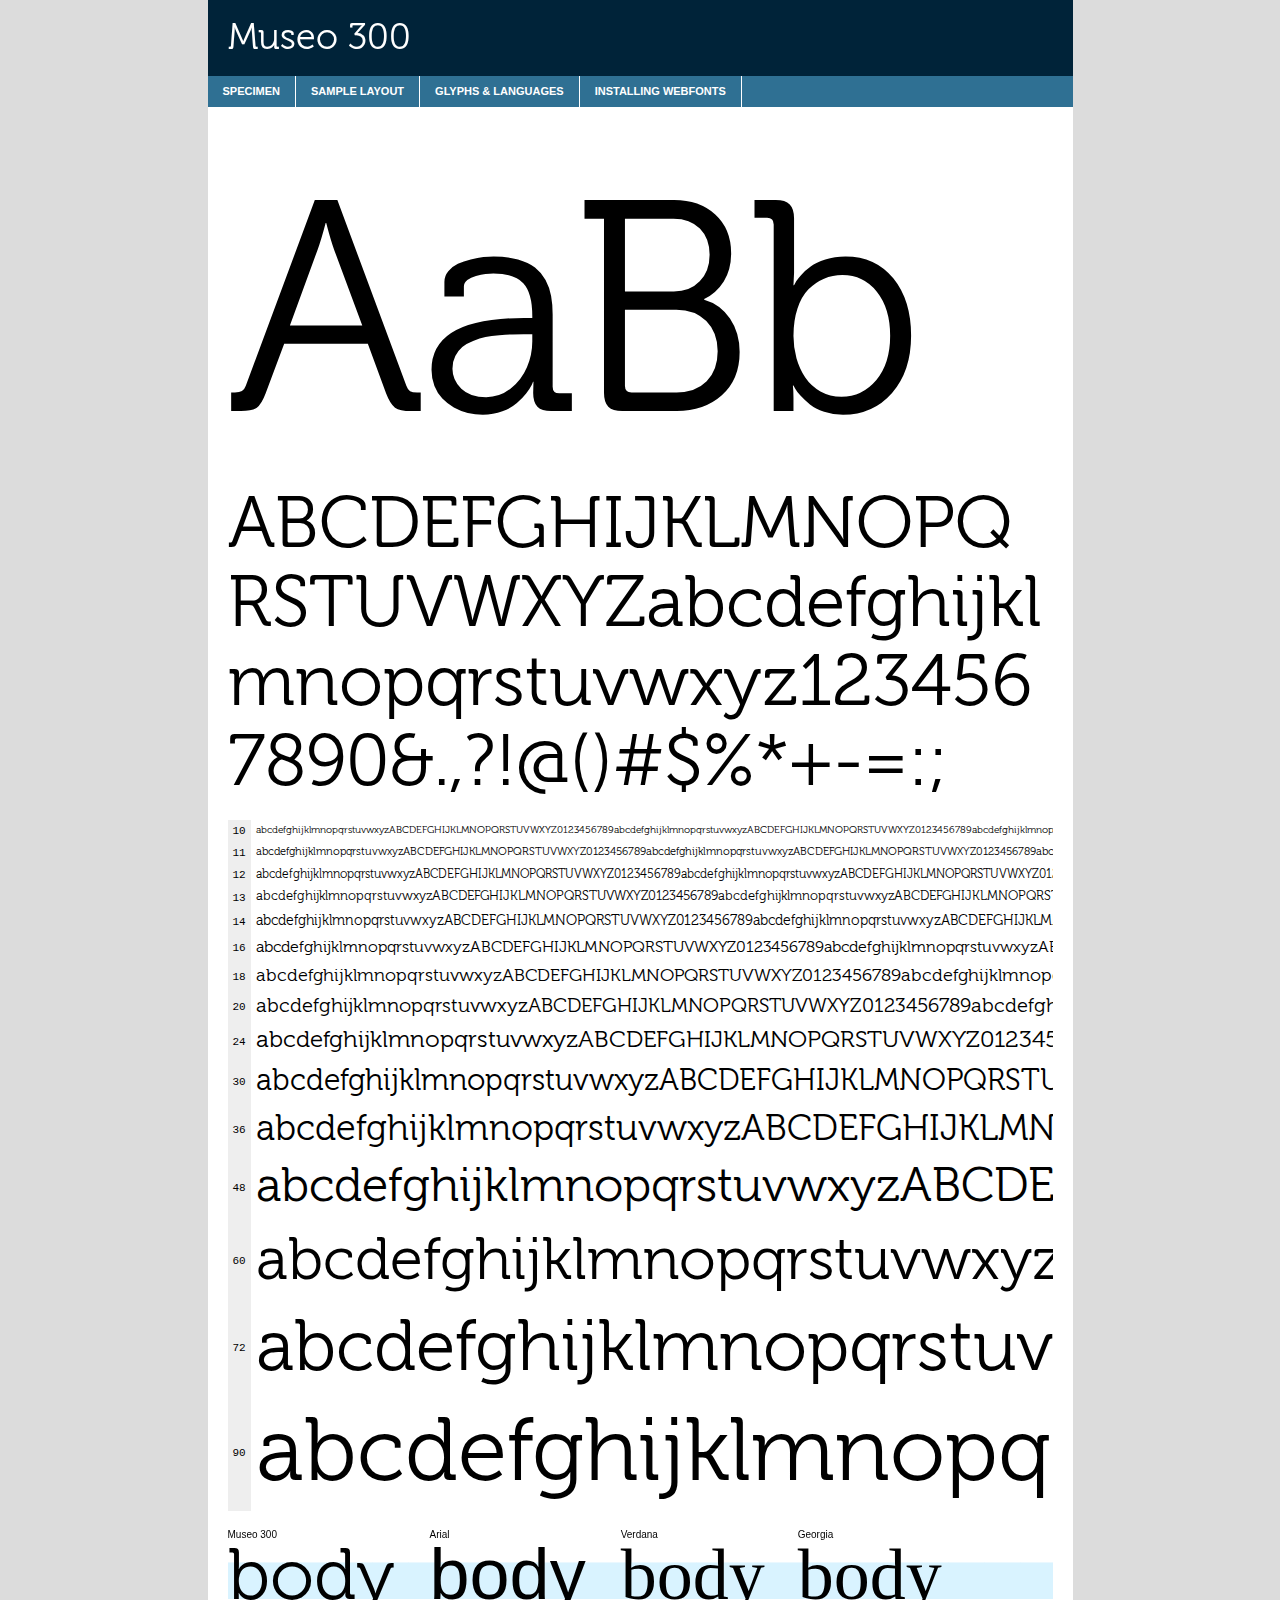
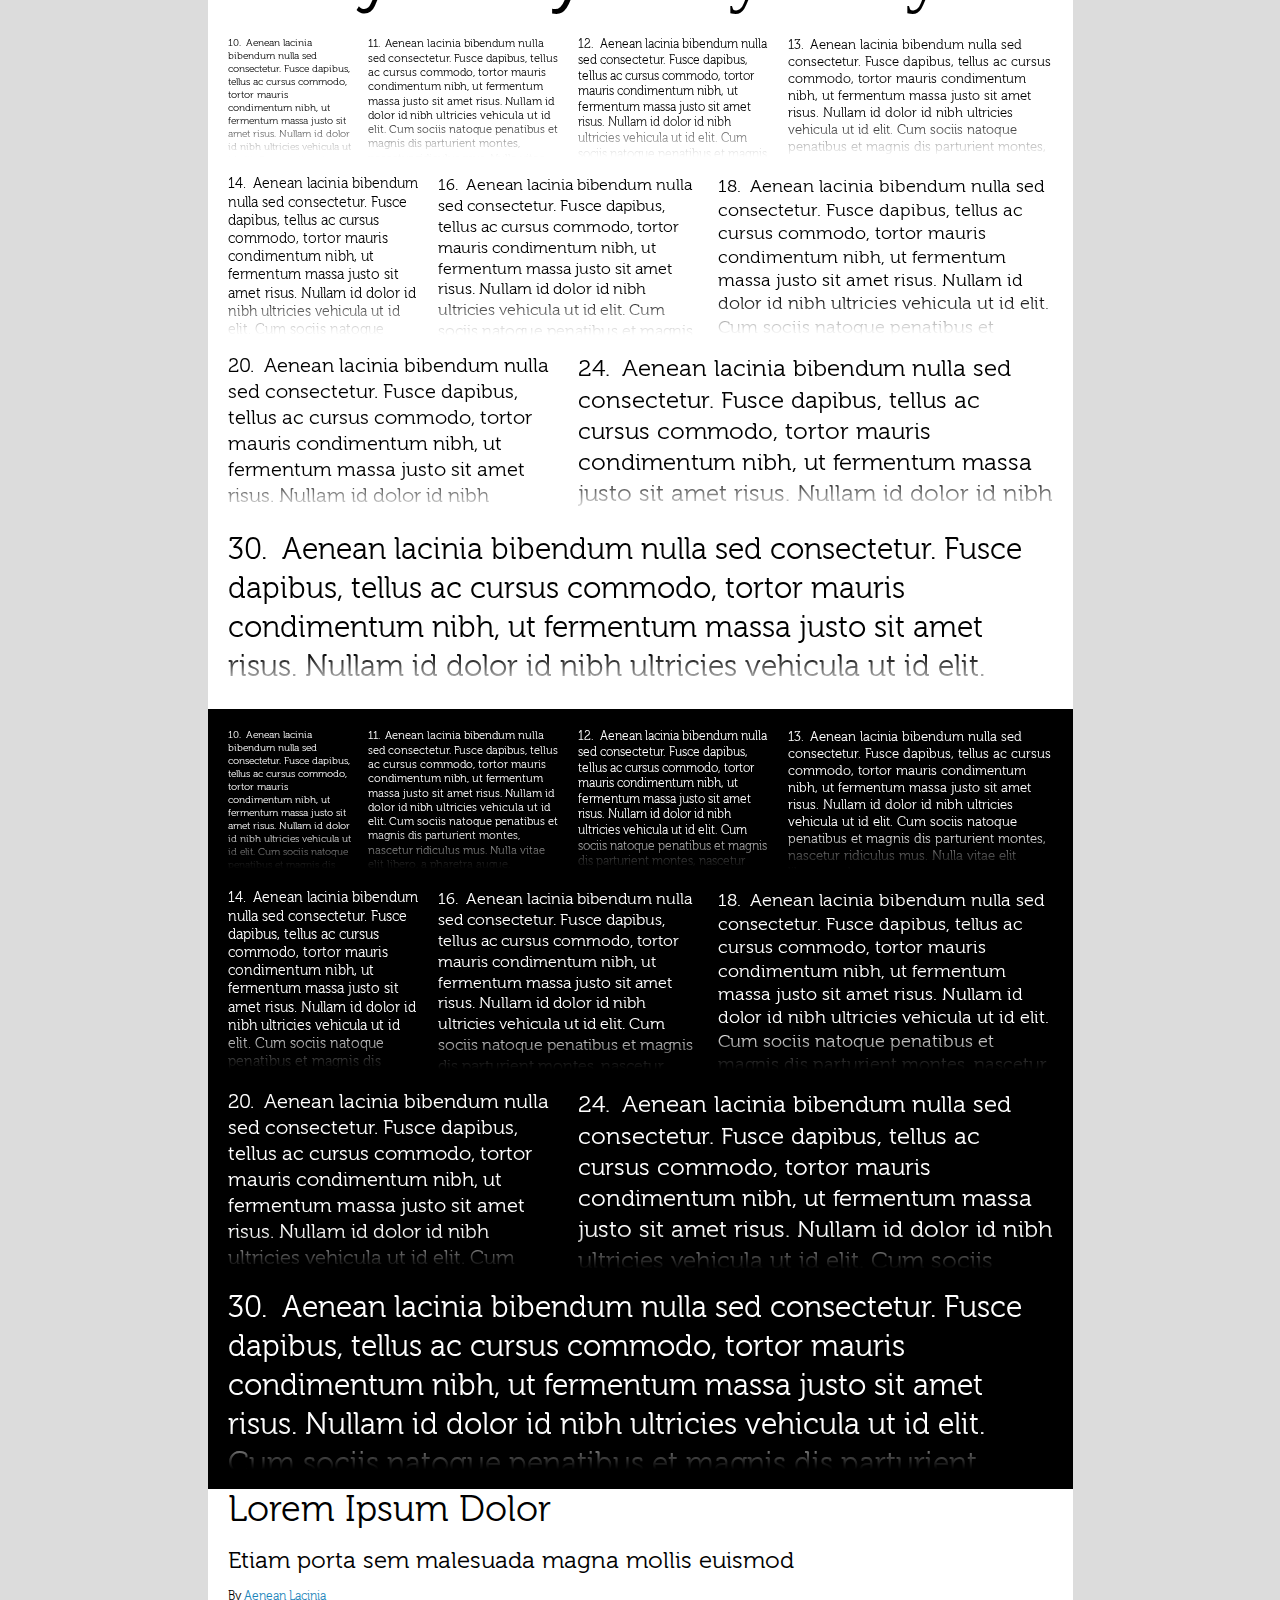
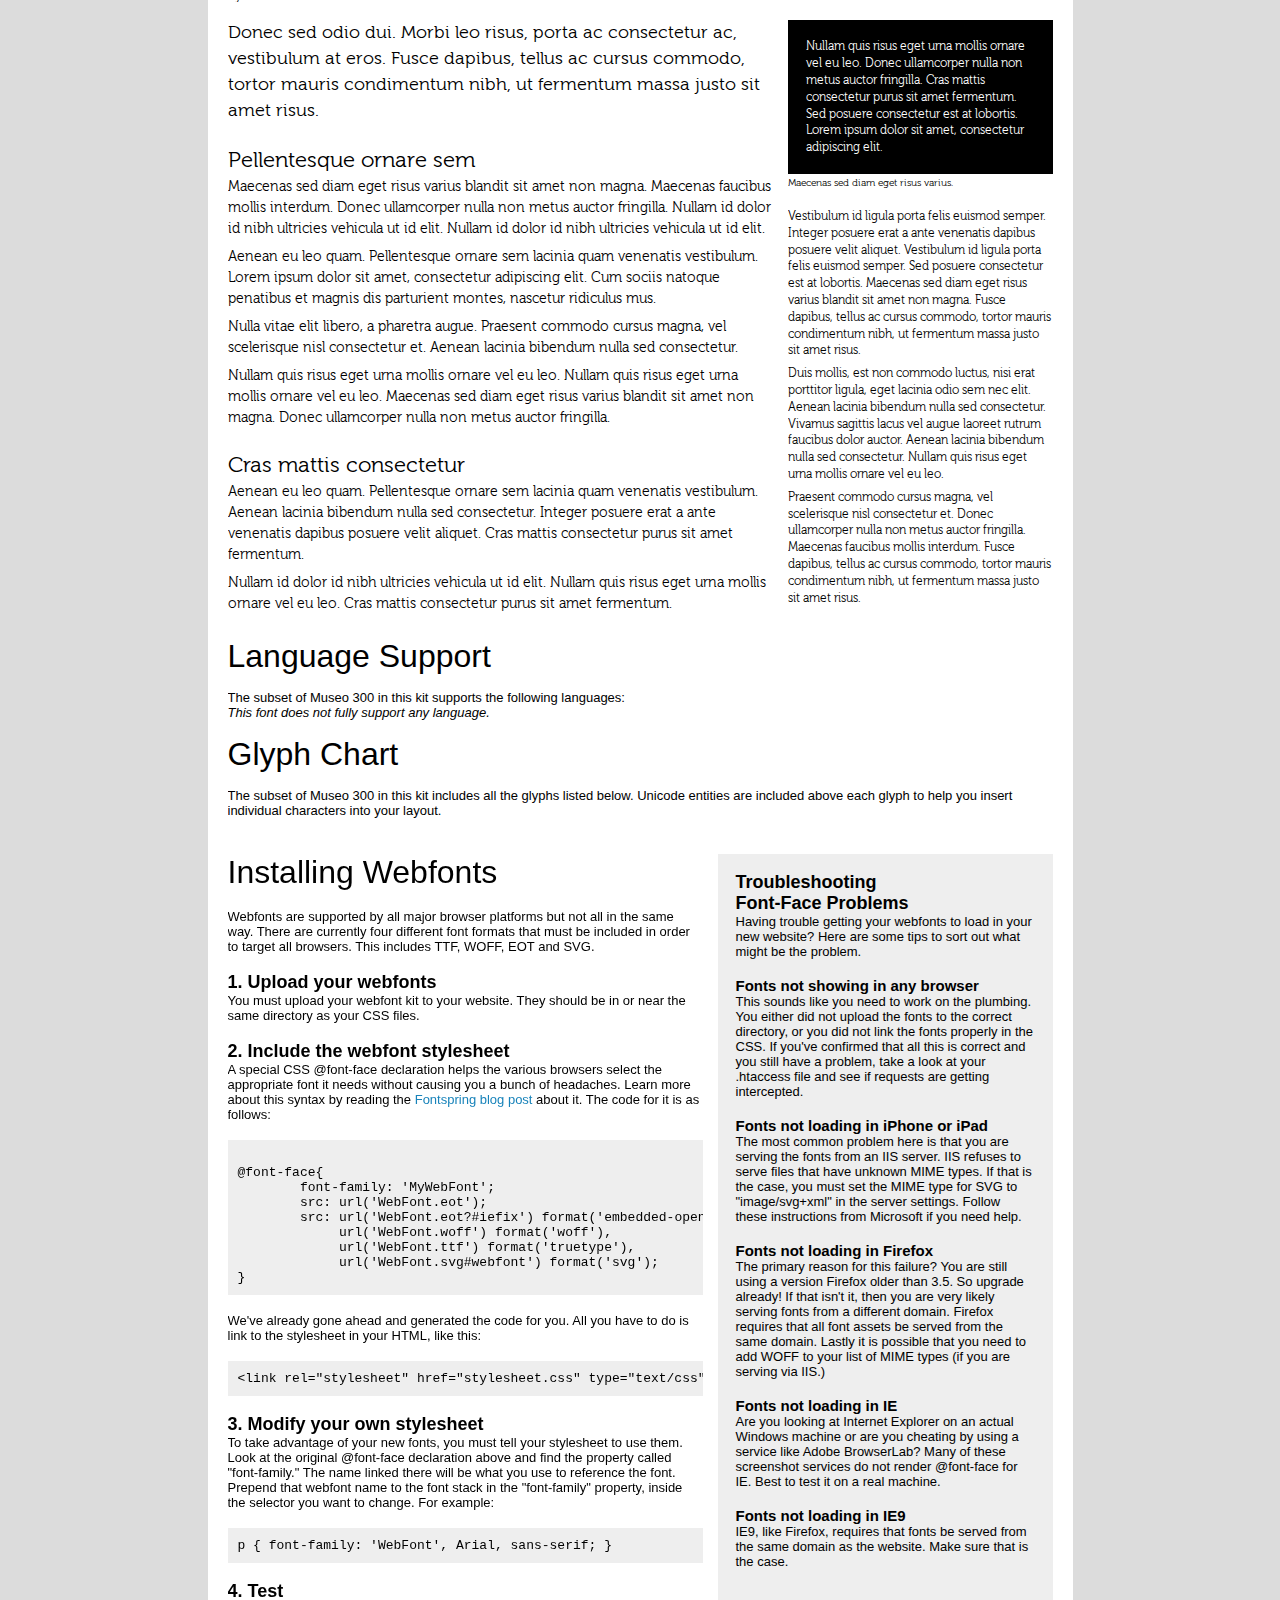
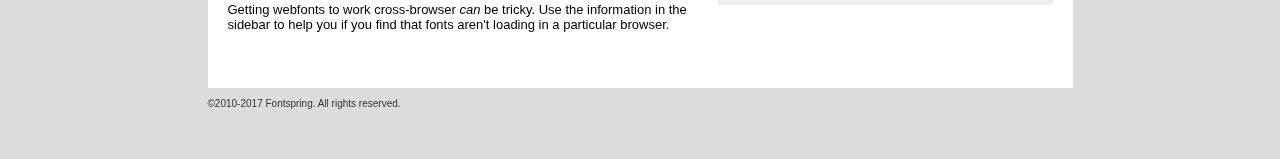
<file: assets/fonts/museo300/Museo300-Regular-demo.html>
<!DOCTYPE html PUBLIC "-//W3C//DTD XHTML 1.0 Transitional//EN"
	"http://www.w3.org/TR/xhtml1/DTD/xhtml1-transitional.dtd">

<html xmlns="http://www.w3.org/1999/xhtml" xml:lang="en" lang="en">
<head>
	<meta http-equiv="Content-Type" content="text/html; charset=utf-8" />
	<script src="http://ajax.googleapis.com/ajax/libs/jquery/1.7.2/jquery.min.js" type="text/javascript" charset="utf-8"></script>
	<script type="text/javascript">
	(function($){$.fn.easyTabs=function(option){var param=jQuery.extend({fadeSpeed:"fast",defaultContent:1,activeClass:'active'},option);$(this).each(function(){var thisId="#"+this.id;if(param.defaultContent==''){param.defaultContent=1;}
	if(typeof param.defaultContent=="number")
	{var defaultTab=$(thisId+" .volume li:nth-child("+param.defaultContent+") a").attr('href').substr(1);}else{var defaultTab=param.defaultContent;}
	$(thisId+" .volume li a").each(function(){var tabToHide=$(this).attr('href').substr(1);$("#"+tabToHide).addClass('easytabs-tab-content');});hideAll();changeContent(defaultTab);function hideAll(){$(thisId+" .easytabs-tab-content").hide();}
	function changeContent(tabId){hideAll();$(thisId+" .volume li").removeClass(param.activeClass);$(thisId+" .tabs li a[href=#"+tabId+"]").closest('li').addClass(param.activeClass);if(param.fadeSpeed!="none")
	{$(thisId+" #"+tabId).fadeIn(param.fadeSpeed);}else{$(thisId+" #"+tabId).show();}}
	$(thisId+" .volume li").on('click',function(){var tabId=$(this).find('a').attr('href').substr(1);changeContent(tabId);return false;});});}})(jQuery);
	</script>
	<link rel="stylesheet" href="specimen_files/specimen_stylesheet.css" type="text/css" charset="utf-8" />
	<link rel="stylesheet" href="stylesheet.css" type="text/css" charset="utf-8" />

	<style type="text/css">
        			body{
				font-family: 'Museo300-Regular';
							}

        	</style>

	<title>Museo 300 Specimen</title>
	
	
	<script type="text/javascript" charset="utf-8">
		$(function() {
			$('#container').easyTabs({defaultContent:1});
		});
	</script>
</head>

<body>
<div id="container">
	<div id="header">
		Museo 300	</div>
	<ul class="tabs">
		<li><a href="#specimen">Specimen</a></li>
		<li><a href="#layout">Sample Layout</a></li>
				<li><a href="#glyphs">Glyphs &amp; Languages</a></li>
		<li><a href="#installing">Installing Webfonts</a></li>
		
	</ul>
	
	<div id="main_content">

		
			<div id="specimen">
		
				<div class="section">
					<div class="grid12 firstcol">
						<div class="huge">AaBb</div>
					</div>
				</div>
		
				<div class="section">
					<div class="glyph_range">A&#x200B;B&#x200b;C&#x200b;D&#x200b;E&#x200b;F&#x200b;G&#x200b;H&#x200b;I&#x200b;J&#x200b;K&#x200b;L&#x200b;M&#x200b;N&#x200b;O&#x200b;P&#x200b;Q&#x200b;R&#x200b;S&#x200b;T&#x200b;U&#x200b;V&#x200b;W&#x200b;X&#x200b;Y&#x200b;Z&#x200b;a&#x200b;b&#x200b;c&#x200b;d&#x200b;e&#x200b;f&#x200b;g&#x200b;h&#x200b;i&#x200b;j&#x200b;k&#x200b;l&#x200b;m&#x200b;n&#x200b;o&#x200b;p&#x200b;q&#x200b;r&#x200b;s&#x200b;t&#x200b;u&#x200b;v&#x200b;w&#x200b;x&#x200b;y&#x200b;z&#x200b;1&#x200b;2&#x200b;3&#x200b;4&#x200b;5&#x200b;6&#x200b;7&#x200b;8&#x200b;9&#x200b;0&#x200b;&amp;&#x200b;.&#x200b;,&#x200b;?&#x200b;!&#x200b;&#64;&#x200b;(&#x200b;)&#x200b;#&#x200b;$&#x200b;%&#x200b;*&#x200b;+&#x200b;-&#x200b;=&#x200b;:&#x200b;;</div>
				</div>
				<div class="section">
					<div class="grid12 firstcol">
						<table class="sample_table">
							<tr><td>10</td><td class="size10">abcdefghijklmnopqrstuvwxyzABCDEFGHIJKLMNOPQRSTUVWXYZ0123456789abcdefghijklmnopqrstuvwxyzABCDEFGHIJKLMNOPQRSTUVWXYZ0123456789abcdefghijklmnopqrstuvwxyzABCDEFGHIJKLMNOPQRSTUVWXYZ</td></tr>
							<tr><td>11</td><td class="size11">abcdefghijklmnopqrstuvwxyzABCDEFGHIJKLMNOPQRSTUVWXYZ0123456789abcdefghijklmnopqrstuvwxyzABCDEFGHIJKLMNOPQRSTUVWXYZ0123456789abcdefghijklmnopqrstuvwxyzABCDEFGHIJKLMNOPQRSTUVWXYZ</td></tr>
							<tr><td>12</td><td class="size12">abcdefghijklmnopqrstuvwxyzABCDEFGHIJKLMNOPQRSTUVWXYZ0123456789abcdefghijklmnopqrstuvwxyzABCDEFGHIJKLMNOPQRSTUVWXYZ0123456789abcdefghijklmnopqrstuvwxyzABCDEFGHIJKLMNOPQRSTUVWXYZ</td></tr>
							<tr><td>13</td><td class="size13">abcdefghijklmnopqrstuvwxyzABCDEFGHIJKLMNOPQRSTUVWXYZ0123456789abcdefghijklmnopqrstuvwxyzABCDEFGHIJKLMNOPQRSTUVWXYZ0123456789abcdefghijklmnopqrstuvwxyzABCDEFGHIJKLMNOPQRSTUVWXYZ</td></tr>
							<tr><td>14</td><td class="size14">abcdefghijklmnopqrstuvwxyzABCDEFGHIJKLMNOPQRSTUVWXYZ0123456789abcdefghijklmnopqrstuvwxyzABCDEFGHIJKLMNOPQRSTUVWXYZ0123456789abcdefghijklmnopqrstuvwxyzABCDEFGHIJKLMNOPQRSTUVWXYZ</td></tr>
							<tr><td>16</td><td class="size16">abcdefghijklmnopqrstuvwxyzABCDEFGHIJKLMNOPQRSTUVWXYZ0123456789abcdefghijklmnopqrstuvwxyzABCDEFGHIJKLMNOPQRSTUVWXYZ</td></tr>
							<tr><td>18</td><td class="size18">abcdefghijklmnopqrstuvwxyzABCDEFGHIJKLMNOPQRSTUVWXYZ0123456789abcdefghijklmnopqrstuvwxyzABCDEFGHIJKLMNOPQRSTUVWXYZ</td></tr>
							<tr><td>20</td><td class="size20">abcdefghijklmnopqrstuvwxyzABCDEFGHIJKLMNOPQRSTUVWXYZ0123456789abcdefghijklmnopqrstuvwxyzABCDEFGHIJKLMNOPQRSTUVWXYZ</td></tr>
							<tr><td>24</td><td class="size24">abcdefghijklmnopqrstuvwxyzABCDEFGHIJKLMNOPQRSTUVWXYZ0123456789abcdefghijklmnopqrstuvwxyzABCDEFGHIJKLMNOPQRSTUVWXYZ</td></tr>
							<tr><td>30</td><td class="size30">abcdefghijklmnopqrstuvwxyzABCDEFGHIJKLMNOPQRSTUVWXYZ0123456789abcdefghijklmnopqrstuvwxyzABCDEFGHIJKLMNOPQRSTUVWXYZ</td></tr>
							<tr><td>36</td><td class="size36">abcdefghijklmnopqrstuvwxyzABCDEFGHIJKLMNOPQRSTUVWXYZ0123456789abcdefghijklmnopqrstuvwxyzABCDEFGHIJKLMNOPQRSTUVWXYZ</td></tr>
							<tr><td>48</td><td class="size48">abcdefghijklmnopqrstuvwxyzABCDEFGHIJKLMNOPQRSTUVWXYZ0123456789abcdefghijklmnopqrstuvwxyzABCDEFGHIJKLMNOPQRSTUVWXYZ</td></tr>
							<tr><td>60</td><td class="size60">abcdefghijklmnopqrstuvwxyzABCDEFGHIJKLMNOPQRSTUVWXYZ0123456789abcdefghijklmnopqrstuvwxyzABCDEFGHIJKLMNOPQRSTUVWXYZ</td></tr>
							<tr><td>72</td><td class="size72">abcdefghijklmnopqrstuvwxyzABCDEFGHIJKLMNOPQRSTUVWXYZ0123456789abcdefghijklmnopqrstuvwxyzABCDEFGHIJKLMNOPQRSTUVWXYZ</td></tr>
							<tr><td>90</td><td class="size90">abcdefghijklmnopqrstuvwxyzABCDEFGHIJKLMNOPQRSTUVWXYZ0123456789abcdefghijklmnopqrstuvwxyzABCDEFGHIJKLMNOPQRSTUVWXYZ</td></tr>
						</table>
				
					</div>
			
				</div>
		
		
		
								<div class="section" id="bodycomparison">


										<div id="xheight">
				<div class="fontbody">&#x25FC;&#x25FC;&#x25FC;&#x25FC;&#x25FC;&#x25FC;&#x25FC;&#x25FC;&#x25FC;&#x25FC;&#x25FC;&#x25FC;&#x25FC;&#x25FC;&#x25FC;&#x25FC;&#x25FC;&#x25FC;&#x25FC;&#x25FC;&#x25FC;&#x25FC;&#x25FC;&#x25FC;&#x25FC;&#x25FC;&#x25FC;&#x25FC;&#x25FC;&#x25FC;&#x25FC;&#x25FC;&#x25FC;&#x25FC;&#x25FC;&#x25FC;&#x25FC;&#x25FC;&#x25FC;&#x25FC;&#x25FC;&#x25FC;&#x25FC;&#x25FC;&#x25FC;&#x25FC;&#x25FC;&#x25FC;&#x25FC;&#x25FC;&#x25FC;&#x25FC;&#x25FC;&#x25FC;&#x25FC;&#x25FC;&#x25FC;&#x25FC;&#x25FC;&#x25FC;&#x25FC;&#x25FC;&#x25FC;&#x25FC;&#x25FC;&#x25FC;&#x25FC;&#x25FC;&#x25FC;&#x25FC;&#x25FC;&#x25FC;&#x25FC;&#x25FC;&#x25FC;&#x25FC;&#x25FC;&#x25FC;&#x25FC;&#x25FC;&#x25FC;&#x25FC;&#x25FC;&#x25FC;&#x25FC;&#x25FC;&#x25FC;&#x25FC;&#x25FC;&#x25FC;&#x25FC;&#x25FC;&#x25FC;&#x25FC;&#x25FC;&#x25FC;&#x25FC;&#x25FC;&#x25FC;body</div><div class="arialbody">body</div><div class="verdanabody">body</div><div class="georgiabody">body</div></div>
										<div class="fontbody" style="z-index:1">
											body<span>Museo 300</span>
										</div>
										<div class="arialbody" style="z-index:1">
											body<span>Arial</span>
										</div>
										<div class="verdanabody" style="z-index:1">
											body<span>Verdana</span>
										</div>
										<div class="georgiabody" style="z-index:1">
											body<span>Georgia</span>
										</div>



								</div>
		
		
				<div class="section psample psample_row1" id="">
					
					<div class="grid2 firstcol">
						<p class="size10"><span>10.</span>Aenean lacinia bibendum nulla sed consectetur. Fusce dapibus, tellus ac cursus commodo, tortor mauris condimentum nibh, ut fermentum massa justo sit amet risus. Nullam id dolor id nibh ultricies vehicula ut id elit. Cum sociis natoque penatibus et magnis dis parturient montes, nascetur ridiculus mus. Nulla vitae elit libero, a pharetra augue.</p>
			
					</div>
					<div class="grid3">
						<p class="size11"><span>11.</span>Aenean lacinia bibendum nulla sed consectetur. Fusce dapibus, tellus ac cursus commodo, tortor mauris condimentum nibh, ut fermentum massa justo sit amet risus. Nullam id dolor id nibh ultricies vehicula ut id elit. Cum sociis natoque penatibus et magnis dis parturient montes, nascetur ridiculus mus. Nulla vitae elit libero, a pharetra augue.</p>
			
					</div>
					<div class="grid3">
						<p class="size12"><span>12.</span>Aenean lacinia bibendum nulla sed consectetur. Fusce dapibus, tellus ac cursus commodo, tortor mauris condimentum nibh, ut fermentum massa justo sit amet risus. Nullam id dolor id nibh ultricies vehicula ut id elit. Cum sociis natoque penatibus et magnis dis parturient montes, nascetur ridiculus mus. Nulla vitae elit libero, a pharetra augue.</p>
			
					</div>
					<div class="grid4">
						<p class="size13"><span>13.</span>Aenean lacinia bibendum nulla sed consectetur. Fusce dapibus, tellus ac cursus commodo, tortor mauris condimentum nibh, ut fermentum massa justo sit amet risus. Nullam id dolor id nibh ultricies vehicula ut id elit. Cum sociis natoque penatibus et magnis dis parturient montes, nascetur ridiculus mus. Nulla vitae elit libero, a pharetra augue.</p>
			
					</div>
					<div class="white_blend"></div>
					
				</div>
				<div class="section psample psample_row2" id="">
					<div class="grid3 firstcol">
						<p class="size14"><span>14.</span>Aenean lacinia bibendum nulla sed consectetur. Fusce dapibus, tellus ac cursus commodo, tortor mauris condimentum nibh, ut fermentum massa justo sit amet risus. Nullam id dolor id nibh ultricies vehicula ut id elit. Cum sociis natoque penatibus et magnis dis parturient montes, nascetur ridiculus mus. Nulla vitae elit libero, a pharetra augue.</p>
			
					</div>
					<div class="grid4">
						<p class="size16"><span>16.</span>Aenean lacinia bibendum nulla sed consectetur. Fusce dapibus, tellus ac cursus commodo, tortor mauris condimentum nibh, ut fermentum massa justo sit amet risus. Nullam id dolor id nibh ultricies vehicula ut id elit. Cum sociis natoque penatibus et magnis dis parturient montes, nascetur ridiculus mus. Nulla vitae elit libero, a pharetra augue.</p>
			
					</div>
					<div class="grid5">
						<p class="size18"><span>18.</span>Aenean lacinia bibendum nulla sed consectetur. Fusce dapibus, tellus ac cursus commodo, tortor mauris condimentum nibh, ut fermentum massa justo sit amet risus. Nullam id dolor id nibh ultricies vehicula ut id elit. Cum sociis natoque penatibus et magnis dis parturient montes, nascetur ridiculus mus. Nulla vitae elit libero, a pharetra augue.</p>
			
					</div>

					<div class="white_blend"></div>

				</div>
				
				<div class="section psample psample_row3" id="">
					<div class="grid5 firstcol">
						<p class="size20"><span>20.</span>Aenean lacinia bibendum nulla sed consectetur. Fusce dapibus, tellus ac cursus commodo, tortor mauris condimentum nibh, ut fermentum massa justo sit amet risus. Nullam id dolor id nibh ultricies vehicula ut id elit. Cum sociis natoque penatibus et magnis dis parturient montes, nascetur ridiculus mus. Nulla vitae elit libero, a pharetra augue.</p>
					</div>
					<div class="grid7">
						<p class="size24"><span>24.</span>Aenean lacinia bibendum nulla sed consectetur. Fusce dapibus, tellus ac cursus commodo, tortor mauris condimentum nibh, ut fermentum massa justo sit amet risus. Nullam id dolor id nibh ultricies vehicula ut id elit. Cum sociis natoque penatibus et magnis dis parturient montes, nascetur ridiculus mus. Nulla vitae elit libero, a pharetra augue.</p>
					</div>
					
					<div class="white_blend"></div>
					
				</div>
				
				<div class="section psample psample_row4" id="">
					<div class="grid12 firstcol">
						<p class="size30"><span>30.</span>Aenean lacinia bibendum nulla sed consectetur. Fusce dapibus, tellus ac cursus commodo, tortor mauris condimentum nibh, ut fermentum massa justo sit amet risus. Nullam id dolor id nibh ultricies vehicula ut id elit. Cum sociis natoque penatibus et magnis dis parturient montes, nascetur ridiculus mus. Nulla vitae elit libero, a pharetra augue.</p>
					</div>
					<div class="white_blend"></div>
					
				</div>
				
				
				
				<div class="section psample psample_row1 fullreverse">
					<div class="grid2 firstcol">
						<p class="size10"><span>10.</span>Aenean lacinia bibendum nulla sed consectetur. Fusce dapibus, tellus ac cursus commodo, tortor mauris condimentum nibh, ut fermentum massa justo sit amet risus. Nullam id dolor id nibh ultricies vehicula ut id elit. Cum sociis natoque penatibus et magnis dis parturient montes, nascetur ridiculus mus. Nulla vitae elit libero, a pharetra augue.</p>
			
					</div>
					<div class="grid3">
						<p class="size11"><span>11.</span>Aenean lacinia bibendum nulla sed consectetur. Fusce dapibus, tellus ac cursus commodo, tortor mauris condimentum nibh, ut fermentum massa justo sit amet risus. Nullam id dolor id nibh ultricies vehicula ut id elit. Cum sociis natoque penatibus et magnis dis parturient montes, nascetur ridiculus mus. Nulla vitae elit libero, a pharetra augue.</p>
			
					</div>
					<div class="grid3">
						<p class="size12"><span>12.</span>Aenean lacinia bibendum nulla sed consectetur. Fusce dapibus, tellus ac cursus commodo, tortor mauris condimentum nibh, ut fermentum massa justo sit amet risus. Nullam id dolor id nibh ultricies vehicula ut id elit. Cum sociis natoque penatibus et magnis dis parturient montes, nascetur ridiculus mus. Nulla vitae elit libero, a pharetra augue.</p>
			
					</div>
					<div class="grid4">
						<p class="size13"><span>13.</span>Aenean lacinia bibendum nulla sed consectetur. Fusce dapibus, tellus ac cursus commodo, tortor mauris condimentum nibh, ut fermentum massa justo sit amet risus. Nullam id dolor id nibh ultricies vehicula ut id elit. Cum sociis natoque penatibus et magnis dis parturient montes, nascetur ridiculus mus. Nulla vitae elit libero, a pharetra augue.</p>
			
					</div>
					<div class="black_blend"></div>
					
				</div>
				
				<div class="section psample psample_row2 fullreverse">
					<div class="grid3 firstcol">
						<p class="size14"><span>14.</span>Aenean lacinia bibendum nulla sed consectetur. Fusce dapibus, tellus ac cursus commodo, tortor mauris condimentum nibh, ut fermentum massa justo sit amet risus. Nullam id dolor id nibh ultricies vehicula ut id elit. Cum sociis natoque penatibus et magnis dis parturient montes, nascetur ridiculus mus. Nulla vitae elit libero, a pharetra augue.</p>
			
					</div>
					<div class="grid4">
						<p class="size16"><span>16.</span>Aenean lacinia bibendum nulla sed consectetur. Fusce dapibus, tellus ac cursus commodo, tortor mauris condimentum nibh, ut fermentum massa justo sit amet risus. Nullam id dolor id nibh ultricies vehicula ut id elit. Cum sociis natoque penatibus et magnis dis parturient montes, nascetur ridiculus mus. Nulla vitae elit libero, a pharetra augue.</p>
			
					</div>
					<div class="grid5">
						<p class="size18"><span>18.</span>Aenean lacinia bibendum nulla sed consectetur. Fusce dapibus, tellus ac cursus commodo, tortor mauris condimentum nibh, ut fermentum massa justo sit amet risus. Nullam id dolor id nibh ultricies vehicula ut id elit. Cum sociis natoque penatibus et magnis dis parturient montes, nascetur ridiculus mus. Nulla vitae elit libero, a pharetra augue.</p>
			
					</div>
					<div class="black_blend"></div>

				</div>
				
				<div class="section psample fullreverse psample_row3" id="">
					<div class="grid5 firstcol">
						<p class="size20"><span>20.</span>Aenean lacinia bibendum nulla sed consectetur. Fusce dapibus, tellus ac cursus commodo, tortor mauris condimentum nibh, ut fermentum massa justo sit amet risus. Nullam id dolor id nibh ultricies vehicula ut id elit. Cum sociis natoque penatibus et magnis dis parturient montes, nascetur ridiculus mus. Nulla vitae elit libero, a pharetra augue.</p>
					</div>
					<div class="grid7">
						<p class="size24"><span>24.</span>Aenean lacinia bibendum nulla sed consectetur. Fusce dapibus, tellus ac cursus commodo, tortor mauris condimentum nibh, ut fermentum massa justo sit amet risus. Nullam id dolor id nibh ultricies vehicula ut id elit. Cum sociis natoque penatibus et magnis dis parturient montes, nascetur ridiculus mus. Nulla vitae elit libero, a pharetra augue.</p>
					</div>
					
					<div class="black_blend"></div>
					
				</div>
				
				<div class="section psample fullreverse psample_row4" id="" style="border-bottom: 20px #000 solid;">
					<div class="grid12 firstcol">
						<p class="size30"><span>30.</span>Aenean lacinia bibendum nulla sed consectetur. Fusce dapibus, tellus ac cursus commodo, tortor mauris condimentum nibh, ut fermentum massa justo sit amet risus. Nullam id dolor id nibh ultricies vehicula ut id elit. Cum sociis natoque penatibus et magnis dis parturient montes, nascetur ridiculus mus. Nulla vitae elit libero, a pharetra augue.</p>
					</div>
					<div class="black_blend"></div>
					
				</div>
				
				
				
				
			</div>
			
			<div id="layout">
				
				<div class="section">
					
					<div class="grid12 firstcol">
						<h1>Lorem Ipsum Dolor</h1>
						<h2>Etiam porta sem malesuada magna mollis euismod</h2>
						
						<p class="byline">By <a href="#link">Aenean Lacinia</a></p>
					</div>
				</div>
				<div class="section">
					<div class="grid8 firstcol">
						<p class="large">Donec sed odio dui. Morbi leo risus, porta ac consectetur ac, vestibulum at eros. Fusce dapibus, tellus ac cursus commodo, tortor mauris condimentum nibh, ut fermentum massa justo sit amet risus. </p>

						
						<h3>Pellentesque ornare sem</h3>

						<p>Maecenas sed diam eget risus varius blandit sit amet non magna. Maecenas faucibus mollis interdum. Donec ullamcorper nulla non metus auctor fringilla. Nullam id dolor id nibh ultricies vehicula ut id elit. Nullam id dolor id nibh ultricies vehicula ut id elit. </p>

						<p>Aenean eu leo quam. Pellentesque ornare sem lacinia quam venenatis vestibulum. Lorem ipsum dolor sit amet, consectetur adipiscing elit. Cum sociis natoque penatibus et magnis dis parturient montes, nascetur ridiculus mus. </p>

						<p>Nulla vitae elit libero, a pharetra augue. Praesent commodo cursus magna, vel scelerisque nisl consectetur et. Aenean lacinia bibendum nulla sed consectetur. </p>

						<p>Nullam quis risus eget urna mollis ornare vel eu leo. Nullam quis risus eget urna mollis ornare vel eu leo. Maecenas sed diam eget risus varius blandit sit amet non magna. Donec ullamcorper nulla non metus auctor fringilla. </p>

						<h3>Cras mattis consectetur</h3>

						<p>Aenean eu leo quam. Pellentesque ornare sem lacinia quam venenatis vestibulum. Aenean lacinia bibendum nulla sed consectetur. Integer posuere erat a ante venenatis dapibus posuere velit aliquet. Cras mattis consectetur purus sit amet fermentum. </p>

						<p>Nullam id dolor id nibh ultricies vehicula ut id elit. Nullam quis risus eget urna mollis ornare vel eu leo. Cras mattis consectetur purus sit amet fermentum.</p>
					</div>
					
					<div class="grid4 sidebar">
						
						<div class="box reverse">
							<p class="last">Nullam quis risus eget urna mollis ornare vel eu leo. Donec ullamcorper nulla non metus auctor fringilla. Cras mattis consectetur purus sit amet fermentum. Sed posuere consectetur est at lobortis. Lorem ipsum dolor sit amet, consectetur adipiscing elit. </p>
						</div>
						
						<p class="caption">Maecenas sed diam eget risus varius.</p>

						<p>Vestibulum id ligula porta felis euismod semper. Integer posuere erat a ante venenatis dapibus posuere velit aliquet. Vestibulum id ligula porta felis euismod semper. Sed posuere consectetur est at lobortis. Maecenas sed diam eget risus varius blandit sit amet non magna. Fusce dapibus, tellus ac cursus commodo, tortor mauris condimentum nibh, ut fermentum massa justo sit amet risus. </p>

					

						<p>Duis mollis, est non commodo luctus, nisi erat porttitor ligula, eget lacinia odio sem nec elit. Aenean lacinia bibendum nulla sed consectetur. Vivamus sagittis lacus vel augue laoreet rutrum faucibus dolor auctor. Aenean lacinia bibendum nulla sed consectetur. Nullam quis risus eget urna mollis ornare vel eu leo. </p>

						<p>Praesent commodo cursus magna, vel scelerisque nisl consectetur et. Donec ullamcorper nulla non metus auctor fringilla. Maecenas faucibus mollis interdum. Fusce dapibus, tellus ac cursus commodo, tortor mauris condimentum nibh, ut fermentum massa justo sit amet risus. </p>

					</div>
				</div>
				
			</div>


		



		<div id="glyphs">
			<div class="section">
				<div class="grid12 firstcol">
			
				<h1>Language Support</h1>
				<p>The subset of Museo 300 in this kit supports the following languages:<br />

					<em>This font does not fully support any language.</em>				</p>
				<h1>Glyph Chart</h1>
				<p>The subset of Museo 300 in this kit includes all the glyphs listed below. Unicode entities are included above each glyph to help you insert individual characters into your layout.</p>
				<div id="glyph_chart">

									</div>	
				</div>
		
		
			</div>
		</div>
		
		
		<div id="specs">
			
		</div>
	
		<div id="installing">
			<div class="section">
				<div class="grid7 firstcol">
					<h1>Installing Webfonts</h1>
					
					<p>Webfonts are supported by all major browser platforms but not all in the same way. There are currently four different font formats that must be included in order to target all browsers. This includes TTF, WOFF, EOT and SVG.</p>
					
					<h2>1. Upload your webfonts</h2>
					<p>You must upload your webfont kit to your website. They should be in or near the same directory as your CSS files.</p>
					
					<h2>2. Include the webfont stylesheet</h2>
					<p>A special CSS @font-face declaration helps the various browsers select the appropriate font it needs without causing you a bunch of headaches. Learn more about this syntax by reading the <a href="https://www.fontspring.com/blog/further-hardening-of-the-bulletproof-syntax">Fontspring blog post</a> about it. The code for it is as follows:</p>


<code>
@font-face{ 
	font-family: 'MyWebFont';
	src: url('WebFont.eot');
	src: url('WebFont.eot?#iefix') format('embedded-opentype'),
	     url('WebFont.woff') format('woff'),
	     url('WebFont.ttf') format('truetype'),
	     url('WebFont.svg#webfont') format('svg');
}
</code>

	<p>We've already gone ahead and generated the code for you. All you have to do is link to the stylesheet in your HTML, like this:</p>
	<code>&lt;link rel=&quot;stylesheet&quot; href=&quot;stylesheet.css&quot; type=&quot;text/css&quot; charset=&quot;utf-8&quot; /&gt;</code>

					<h2>3. Modify your own stylesheet</h2>
					<p>To take advantage of your new fonts, you must tell your stylesheet to use them. Look at the original @font-face declaration above and find the property called "font-family." The name linked there will be what you use to reference the font. Prepend that webfont name to the font stack in the "font-family" property, inside the selector you want to change. For example:</p>
<code>p { font-family: 'WebFont', Arial, sans-serif; }</code>

<h2>4. Test</h2>
<p>Getting webfonts to work cross-browser <em>can</em> be tricky. Use the information in the sidebar to help you if you find that fonts aren't loading in a particular browser.</p>
				</div>
				
				<div class="grid5 sidebar">
					<div class="box">
						<h2>Troubleshooting<br />Font-Face Problems</h2>
						<p>Having trouble getting your webfonts to load in your new website? Here are some tips to sort out what might be the problem.</p>

						<h3>Fonts not showing in any browser</h3>

						<p>This sounds like you need to work on the plumbing. You either did not upload the fonts to the correct directory, or you did not link the fonts properly in the CSS. If you've confirmed that all this is correct and you still have a problem, take a look at your .htaccess file and see if requests are getting intercepted.</p>

						<h3>Fonts not loading in iPhone or iPad</h3>

						<p>The most common problem here is that you are serving the fonts from an IIS server. IIS refuses to serve files that have unknown MIME types. If that is the case, you must set the MIME type for SVG to "image/svg+xml" in the server settings. Follow these instructions from Microsoft if you need help.</p>

						<h3>Fonts not loading in Firefox</h3>

						<p>The primary reason for this failure? You are still using a version Firefox older than 3.5. So upgrade already! If that isn't it, then you are very likely serving fonts from a different domain. Firefox requires that all font assets be served from the same domain. Lastly it is possible that you need to add WOFF to your list of MIME types (if you are serving via IIS.)</p>

						<h3>Fonts not loading in IE</h3>

						<p>Are you looking at Internet Explorer on an actual Windows machine or are you cheating by using a service like Adobe BrowserLab? Many of these screenshot services do not render @font-face for IE. Best to test it on a real machine.</p>

						<h3>Fonts not loading in IE9</h3>

						<p>IE9, like Firefox, requires that fonts be served from the same domain as the website. Make sure that is the case.</p>
					</div>
				</div>
			</div>
			
		</div>
	
	</div>
	<div id="footer">
		<p>&copy;2010-2017 Fontspring. All rights reserved.</p>
	</div>
</div>
</body>
</html>
</file>
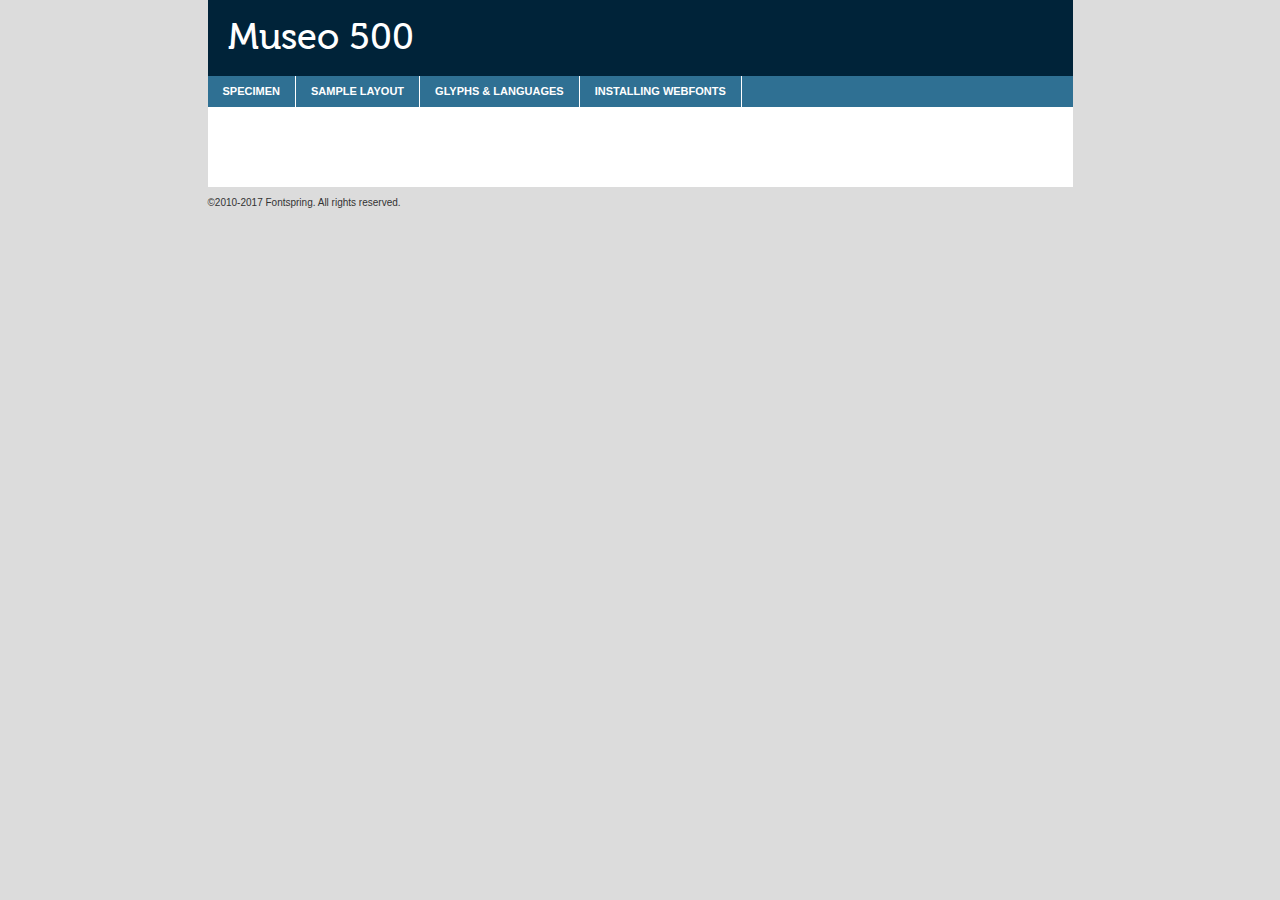
<file: assets/fonts/museo500/Museo500-Regular-demo.html>
<!DOCTYPE html PUBLIC "-//W3C//DTD XHTML 1.0 Transitional//EN"
	"http://www.w3.org/TR/xhtml1/DTD/xhtml1-transitional.dtd">

<html xmlns="http://www.w3.org/1999/xhtml" xml:lang="en" lang="en">
<head>
	<meta http-equiv="Content-Type" content="text/html; charset=utf-8" />
	<script src="http://ajax.googleapis.com/ajax/libs/jquery/1.7.2/jquery.min.js" type="text/javascript" charset="utf-8"></script>
	<script type="text/javascript">
	(function($){$.fn.easyTabs=function(option){var param=jQuery.extend({fadeSpeed:"fast",defaultContent:1,activeClass:'active'},option);$(this).each(function(){var thisId="#"+this.id;if(param.defaultContent==''){param.defaultContent=1;}
	if(typeof param.defaultContent=="number")
	{var defaultTab=$(thisId+" .tabs li:nth-child("+param.defaultContent+") a").attr('href').substr(1);}else{var defaultTab=param.defaultContent;}
	$(thisId+" .tabs li a").each(function(){var tabToHide=$(this).attr('href').substr(1);$("#"+tabToHide).addClass('easytabs-tab-content');});hideAll();changeContent(defaultTab);function hideAll(){$(thisId+" .easytabs-tab-content").hide();}
	function changeContent(tabId){hideAll();$(thisId+" .tabs li").removeClass(param.activeClass);$(thisId+" .tabs li a[href=#"+tabId+"]").closest('li').addClass(param.activeClass);if(param.fadeSpeed!="none")
	{$(thisId+" #"+tabId).fadeIn(param.fadeSpeed);}else{$(thisId+" #"+tabId).show();}}
	$(thisId+" .tabs li").on('click',function(){var tabId=$(this).find('a').attr('href').substr(1);changeContent(tabId);return false;});});}})(jQuery);
	</script>
	<link rel="stylesheet" href="specimen_files/specimen_stylesheet.css" type="text/css" charset="utf-8" />
	<link rel="stylesheet" href="stylesheet.css" type="text/css" charset="utf-8" />

	<style type="text/css">
        			body{
				font-family: 'Museo500-Regular';
							}

        	</style>

	<title>Museo 500 Specimen</title>
	
	
	<script type="text/javascript" charset="utf-8">
		$(function() {
			$('#container').easyTabs({defaultContent:1});
		});
	</script>
</head>

<body>
<div id="container">
	<div id="header">
		Museo 500	</div>
	<ul class="tabs">
		<li><a href="#specimen">Specimen</a></li>
		<li><a href="#layout">Sample Layout</a></li>
				<li><a href="#glyphs">Glyphs &amp; Languages</a></li>
		<li><a href="#installing">Installing Webfonts</a></li>
		
	</ul>
	
	<div id="main_content">

		
			<div id="specimen">
		
				<div class="section">
					<div class="grid12 firstcol">
						<div class="huge">AaBb</div>
					</div>
				</div>
		
				<div class="section">
					<div class="glyph_range">A&#x200B;B&#x200b;C&#x200b;D&#x200b;E&#x200b;F&#x200b;G&#x200b;H&#x200b;I&#x200b;J&#x200b;K&#x200b;L&#x200b;M&#x200b;N&#x200b;O&#x200b;P&#x200b;Q&#x200b;R&#x200b;S&#x200b;T&#x200b;U&#x200b;V&#x200b;W&#x200b;X&#x200b;Y&#x200b;Z&#x200b;a&#x200b;b&#x200b;c&#x200b;d&#x200b;e&#x200b;f&#x200b;g&#x200b;h&#x200b;i&#x200b;j&#x200b;k&#x200b;l&#x200b;m&#x200b;n&#x200b;o&#x200b;p&#x200b;q&#x200b;r&#x200b;s&#x200b;t&#x200b;u&#x200b;v&#x200b;w&#x200b;x&#x200b;y&#x200b;z&#x200b;1&#x200b;2&#x200b;3&#x200b;4&#x200b;5&#x200b;6&#x200b;7&#x200b;8&#x200b;9&#x200b;0&#x200b;&amp;&#x200b;.&#x200b;,&#x200b;?&#x200b;!&#x200b;&#64;&#x200b;(&#x200b;)&#x200b;#&#x200b;$&#x200b;%&#x200b;*&#x200b;+&#x200b;-&#x200b;=&#x200b;:&#x200b;;</div>
				</div>
				<div class="section">
					<div class="grid12 firstcol">
						<table class="sample_table">
							<tr><td>10</td><td class="size10">abcdefghijklmnopqrstuvwxyzABCDEFGHIJKLMNOPQRSTUVWXYZ0123456789abcdefghijklmnopqrstuvwxyzABCDEFGHIJKLMNOPQRSTUVWXYZ0123456789abcdefghijklmnopqrstuvwxyzABCDEFGHIJKLMNOPQRSTUVWXYZ</td></tr>
							<tr><td>11</td><td class="size11">abcdefghijklmnopqrstuvwxyzABCDEFGHIJKLMNOPQRSTUVWXYZ0123456789abcdefghijklmnopqrstuvwxyzABCDEFGHIJKLMNOPQRSTUVWXYZ0123456789abcdefghijklmnopqrstuvwxyzABCDEFGHIJKLMNOPQRSTUVWXYZ</td></tr>
							<tr><td>12</td><td class="size12">abcdefghijklmnopqrstuvwxyzABCDEFGHIJKLMNOPQRSTUVWXYZ0123456789abcdefghijklmnopqrstuvwxyzABCDEFGHIJKLMNOPQRSTUVWXYZ0123456789abcdefghijklmnopqrstuvwxyzABCDEFGHIJKLMNOPQRSTUVWXYZ</td></tr>
							<tr><td>13</td><td class="size13">abcdefghijklmnopqrstuvwxyzABCDEFGHIJKLMNOPQRSTUVWXYZ0123456789abcdefghijklmnopqrstuvwxyzABCDEFGHIJKLMNOPQRSTUVWXYZ0123456789abcdefghijklmnopqrstuvwxyzABCDEFGHIJKLMNOPQRSTUVWXYZ</td></tr>
							<tr><td>14</td><td class="size14">abcdefghijklmnopqrstuvwxyzABCDEFGHIJKLMNOPQRSTUVWXYZ0123456789abcdefghijklmnopqrstuvwxyzABCDEFGHIJKLMNOPQRSTUVWXYZ0123456789abcdefghijklmnopqrstuvwxyzABCDEFGHIJKLMNOPQRSTUVWXYZ</td></tr>
							<tr><td>16</td><td class="size16">abcdefghijklmnopqrstuvwxyzABCDEFGHIJKLMNOPQRSTUVWXYZ0123456789abcdefghijklmnopqrstuvwxyzABCDEFGHIJKLMNOPQRSTUVWXYZ</td></tr>
							<tr><td>18</td><td class="size18">abcdefghijklmnopqrstuvwxyzABCDEFGHIJKLMNOPQRSTUVWXYZ0123456789abcdefghijklmnopqrstuvwxyzABCDEFGHIJKLMNOPQRSTUVWXYZ</td></tr>
							<tr><td>20</td><td class="size20">abcdefghijklmnopqrstuvwxyzABCDEFGHIJKLMNOPQRSTUVWXYZ0123456789abcdefghijklmnopqrstuvwxyzABCDEFGHIJKLMNOPQRSTUVWXYZ</td></tr>
							<tr><td>24</td><td class="size24">abcdefghijklmnopqrstuvwxyzABCDEFGHIJKLMNOPQRSTUVWXYZ0123456789abcdefghijklmnopqrstuvwxyzABCDEFGHIJKLMNOPQRSTUVWXYZ</td></tr>
							<tr><td>30</td><td class="size30">abcdefghijklmnopqrstuvwxyzABCDEFGHIJKLMNOPQRSTUVWXYZ0123456789abcdefghijklmnopqrstuvwxyzABCDEFGHIJKLMNOPQRSTUVWXYZ</td></tr>
							<tr><td>36</td><td class="size36">abcdefghijklmnopqrstuvwxyzABCDEFGHIJKLMNOPQRSTUVWXYZ0123456789abcdefghijklmnopqrstuvwxyzABCDEFGHIJKLMNOPQRSTUVWXYZ</td></tr>
							<tr><td>48</td><td class="size48">abcdefghijklmnopqrstuvwxyzABCDEFGHIJKLMNOPQRSTUVWXYZ0123456789abcdefghijklmnopqrstuvwxyzABCDEFGHIJKLMNOPQRSTUVWXYZ</td></tr>
							<tr><td>60</td><td class="size60">abcdefghijklmnopqrstuvwxyzABCDEFGHIJKLMNOPQRSTUVWXYZ0123456789abcdefghijklmnopqrstuvwxyzABCDEFGHIJKLMNOPQRSTUVWXYZ</td></tr>
							<tr><td>72</td><td class="size72">abcdefghijklmnopqrstuvwxyzABCDEFGHIJKLMNOPQRSTUVWXYZ0123456789abcdefghijklmnopqrstuvwxyzABCDEFGHIJKLMNOPQRSTUVWXYZ</td></tr>
							<tr><td>90</td><td class="size90">abcdefghijklmnopqrstuvwxyzABCDEFGHIJKLMNOPQRSTUVWXYZ0123456789abcdefghijklmnopqrstuvwxyzABCDEFGHIJKLMNOPQRSTUVWXYZ</td></tr>
						</table>
				
					</div>
			
				</div>
		
		
		
								<div class="section" id="bodycomparison">


										<div id="xheight">
				<div class="fontbody">&#x25FC;&#x25FC;&#x25FC;&#x25FC;&#x25FC;&#x25FC;&#x25FC;&#x25FC;&#x25FC;&#x25FC;&#x25FC;&#x25FC;&#x25FC;&#x25FC;&#x25FC;&#x25FC;&#x25FC;&#x25FC;&#x25FC;&#x25FC;&#x25FC;&#x25FC;&#x25FC;&#x25FC;&#x25FC;&#x25FC;&#x25FC;&#x25FC;&#x25FC;&#x25FC;&#x25FC;&#x25FC;&#x25FC;&#x25FC;&#x25FC;&#x25FC;&#x25FC;&#x25FC;&#x25FC;&#x25FC;&#x25FC;&#x25FC;&#x25FC;&#x25FC;&#x25FC;&#x25FC;&#x25FC;&#x25FC;&#x25FC;&#x25FC;&#x25FC;&#x25FC;&#x25FC;&#x25FC;&#x25FC;&#x25FC;&#x25FC;&#x25FC;&#x25FC;&#x25FC;&#x25FC;&#x25FC;&#x25FC;&#x25FC;&#x25FC;&#x25FC;&#x25FC;&#x25FC;&#x25FC;&#x25FC;&#x25FC;&#x25FC;&#x25FC;&#x25FC;&#x25FC;&#x25FC;&#x25FC;&#x25FC;&#x25FC;&#x25FC;&#x25FC;&#x25FC;&#x25FC;&#x25FC;&#x25FC;&#x25FC;&#x25FC;&#x25FC;&#x25FC;&#x25FC;&#x25FC;&#x25FC;&#x25FC;&#x25FC;&#x25FC;&#x25FC;&#x25FC;&#x25FC;&#x25FC;body</div><div class="arialbody">body</div><div class="verdanabody">body</div><div class="georgiabody">body</div></div>
										<div class="fontbody" style="z-index:1">
											body<span>Museo 500</span>
										</div>
										<div class="arialbody" style="z-index:1">
											body<span>Arial</span>
										</div>
										<div class="verdanabody" style="z-index:1">
											body<span>Verdana</span>
										</div>
										<div class="georgiabody" style="z-index:1">
											body<span>Georgia</span>
										</div>



								</div>
		
		
				<div class="section psample psample_row1" id="">
					
					<div class="grid2 firstcol">
						<p class="size10"><span>10.</span>Aenean lacinia bibendum nulla sed consectetur. Fusce dapibus, tellus ac cursus commodo, tortor mauris condimentum nibh, ut fermentum massa justo sit amet risus. Nullam id dolor id nibh ultricies vehicula ut id elit. Cum sociis natoque penatibus et magnis dis parturient montes, nascetur ridiculus mus. Nulla vitae elit libero, a pharetra augue.</p>
			
					</div>
					<div class="grid3">
						<p class="size11"><span>11.</span>Aenean lacinia bibendum nulla sed consectetur. Fusce dapibus, tellus ac cursus commodo, tortor mauris condimentum nibh, ut fermentum massa justo sit amet risus. Nullam id dolor id nibh ultricies vehicula ut id elit. Cum sociis natoque penatibus et magnis dis parturient montes, nascetur ridiculus mus. Nulla vitae elit libero, a pharetra augue.</p>
			
					</div>
					<div class="grid3">
						<p class="size12"><span>12.</span>Aenean lacinia bibendum nulla sed consectetur. Fusce dapibus, tellus ac cursus commodo, tortor mauris condimentum nibh, ut fermentum massa justo sit amet risus. Nullam id dolor id nibh ultricies vehicula ut id elit. Cum sociis natoque penatibus et magnis dis parturient montes, nascetur ridiculus mus. Nulla vitae elit libero, a pharetra augue.</p>
			
					</div>
					<div class="grid4">
						<p class="size13"><span>13.</span>Aenean lacinia bibendum nulla sed consectetur. Fusce dapibus, tellus ac cursus commodo, tortor mauris condimentum nibh, ut fermentum massa justo sit amet risus. Nullam id dolor id nibh ultricies vehicula ut id elit. Cum sociis natoque penatibus et magnis dis parturient montes, nascetur ridiculus mus. Nulla vitae elit libero, a pharetra augue.</p>
			
					</div>
					<div class="white_blend"></div>
					
				</div>
				<div class="section psample psample_row2" id="">
					<div class="grid3 firstcol">
						<p class="size14"><span>14.</span>Aenean lacinia bibendum nulla sed consectetur. Fusce dapibus, tellus ac cursus commodo, tortor mauris condimentum nibh, ut fermentum massa justo sit amet risus. Nullam id dolor id nibh ultricies vehicula ut id elit. Cum sociis natoque penatibus et magnis dis parturient montes, nascetur ridiculus mus. Nulla vitae elit libero, a pharetra augue.</p>
			
					</div>
					<div class="grid4">
						<p class="size16"><span>16.</span>Aenean lacinia bibendum nulla sed consectetur. Fusce dapibus, tellus ac cursus commodo, tortor mauris condimentum nibh, ut fermentum massa justo sit amet risus. Nullam id dolor id nibh ultricies vehicula ut id elit. Cum sociis natoque penatibus et magnis dis parturient montes, nascetur ridiculus mus. Nulla vitae elit libero, a pharetra augue.</p>
			
					</div>
					<div class="grid5">
						<p class="size18"><span>18.</span>Aenean lacinia bibendum nulla sed consectetur. Fusce dapibus, tellus ac cursus commodo, tortor mauris condimentum nibh, ut fermentum massa justo sit amet risus. Nullam id dolor id nibh ultricies vehicula ut id elit. Cum sociis natoque penatibus et magnis dis parturient montes, nascetur ridiculus mus. Nulla vitae elit libero, a pharetra augue.</p>
			
					</div>

					<div class="white_blend"></div>

				</div>
				
				<div class="section psample psample_row3" id="">
					<div class="grid5 firstcol">
						<p class="size20"><span>20.</span>Aenean lacinia bibendum nulla sed consectetur. Fusce dapibus, tellus ac cursus commodo, tortor mauris condimentum nibh, ut fermentum massa justo sit amet risus. Nullam id dolor id nibh ultricies vehicula ut id elit. Cum sociis natoque penatibus et magnis dis parturient montes, nascetur ridiculus mus. Nulla vitae elit libero, a pharetra augue.</p>
					</div>
					<div class="grid7">
						<p class="size24"><span>24.</span>Aenean lacinia bibendum nulla sed consectetur. Fusce dapibus, tellus ac cursus commodo, tortor mauris condimentum nibh, ut fermentum massa justo sit amet risus. Nullam id dolor id nibh ultricies vehicula ut id elit. Cum sociis natoque penatibus et magnis dis parturient montes, nascetur ridiculus mus. Nulla vitae elit libero, a pharetra augue.</p>
					</div>
					
					<div class="white_blend"></div>
					
				</div>
				
				<div class="section psample psample_row4" id="">
					<div class="grid12 firstcol">
						<p class="size30"><span>30.</span>Aenean lacinia bibendum nulla sed consectetur. Fusce dapibus, tellus ac cursus commodo, tortor mauris condimentum nibh, ut fermentum massa justo sit amet risus. Nullam id dolor id nibh ultricies vehicula ut id elit. Cum sociis natoque penatibus et magnis dis parturient montes, nascetur ridiculus mus. Nulla vitae elit libero, a pharetra augue.</p>
					</div>
					<div class="white_blend"></div>
					
				</div>
				
				
				
				<div class="section psample psample_row1 fullreverse">
					<div class="grid2 firstcol">
						<p class="size10"><span>10.</span>Aenean lacinia bibendum nulla sed consectetur. Fusce dapibus, tellus ac cursus commodo, tortor mauris condimentum nibh, ut fermentum massa justo sit amet risus. Nullam id dolor id nibh ultricies vehicula ut id elit. Cum sociis natoque penatibus et magnis dis parturient montes, nascetur ridiculus mus. Nulla vitae elit libero, a pharetra augue.</p>
			
					</div>
					<div class="grid3">
						<p class="size11"><span>11.</span>Aenean lacinia bibendum nulla sed consectetur. Fusce dapibus, tellus ac cursus commodo, tortor mauris condimentum nibh, ut fermentum massa justo sit amet risus. Nullam id dolor id nibh ultricies vehicula ut id elit. Cum sociis natoque penatibus et magnis dis parturient montes, nascetur ridiculus mus. Nulla vitae elit libero, a pharetra augue.</p>
			
					</div>
					<div class="grid3">
						<p class="size12"><span>12.</span>Aenean lacinia bibendum nulla sed consectetur. Fusce dapibus, tellus ac cursus commodo, tortor mauris condimentum nibh, ut fermentum massa justo sit amet risus. Nullam id dolor id nibh ultricies vehicula ut id elit. Cum sociis natoque penatibus et magnis dis parturient montes, nascetur ridiculus mus. Nulla vitae elit libero, a pharetra augue.</p>
			
					</div>
					<div class="grid4">
						<p class="size13"><span>13.</span>Aenean lacinia bibendum nulla sed consectetur. Fusce dapibus, tellus ac cursus commodo, tortor mauris condimentum nibh, ut fermentum massa justo sit amet risus. Nullam id dolor id nibh ultricies vehicula ut id elit. Cum sociis natoque penatibus et magnis dis parturient montes, nascetur ridiculus mus. Nulla vitae elit libero, a pharetra augue.</p>
			
					</div>
					<div class="black_blend"></div>
					
				</div>
				
				<div class="section psample psample_row2 fullreverse">
					<div class="grid3 firstcol">
						<p class="size14"><span>14.</span>Aenean lacinia bibendum nulla sed consectetur. Fusce dapibus, tellus ac cursus commodo, tortor mauris condimentum nibh, ut fermentum massa justo sit amet risus. Nullam id dolor id nibh ultricies vehicula ut id elit. Cum sociis natoque penatibus et magnis dis parturient montes, nascetur ridiculus mus. Nulla vitae elit libero, a pharetra augue.</p>
			
					</div>
					<div class="grid4">
						<p class="size16"><span>16.</span>Aenean lacinia bibendum nulla sed consectetur. Fusce dapibus, tellus ac cursus commodo, tortor mauris condimentum nibh, ut fermentum massa justo sit amet risus. Nullam id dolor id nibh ultricies vehicula ut id elit. Cum sociis natoque penatibus et magnis dis parturient montes, nascetur ridiculus mus. Nulla vitae elit libero, a pharetra augue.</p>
			
					</div>
					<div class="grid5">
						<p class="size18"><span>18.</span>Aenean lacinia bibendum nulla sed consectetur. Fusce dapibus, tellus ac cursus commodo, tortor mauris condimentum nibh, ut fermentum massa justo sit amet risus. Nullam id dolor id nibh ultricies vehicula ut id elit. Cum sociis natoque penatibus et magnis dis parturient montes, nascetur ridiculus mus. Nulla vitae elit libero, a pharetra augue.</p>
			
					</div>
					<div class="black_blend"></div>

				</div>
				
				<div class="section psample fullreverse psample_row3" id="">
					<div class="grid5 firstcol">
						<p class="size20"><span>20.</span>Aenean lacinia bibendum nulla sed consectetur. Fusce dapibus, tellus ac cursus commodo, tortor mauris condimentum nibh, ut fermentum massa justo sit amet risus. Nullam id dolor id nibh ultricies vehicula ut id elit. Cum sociis natoque penatibus et magnis dis parturient montes, nascetur ridiculus mus. Nulla vitae elit libero, a pharetra augue.</p>
					</div>
					<div class="grid7">
						<p class="size24"><span>24.</span>Aenean lacinia bibendum nulla sed consectetur. Fusce dapibus, tellus ac cursus commodo, tortor mauris condimentum nibh, ut fermentum massa justo sit amet risus. Nullam id dolor id nibh ultricies vehicula ut id elit. Cum sociis natoque penatibus et magnis dis parturient montes, nascetur ridiculus mus. Nulla vitae elit libero, a pharetra augue.</p>
					</div>
					
					<div class="black_blend"></div>
					
				</div>
				
				<div class="section psample fullreverse psample_row4" id="" style="border-bottom: 20px #000 solid;">
					<div class="grid12 firstcol">
						<p class="size30"><span>30.</span>Aenean lacinia bibendum nulla sed consectetur. Fusce dapibus, tellus ac cursus commodo, tortor mauris condimentum nibh, ut fermentum massa justo sit amet risus. Nullam id dolor id nibh ultricies vehicula ut id elit. Cum sociis natoque penatibus et magnis dis parturient montes, nascetur ridiculus mus. Nulla vitae elit libero, a pharetra augue.</p>
					</div>
					<div class="black_blend"></div>
					
				</div>
				
				
				
				
			</div>
			
			<div id="layout">
				
				<div class="section">
					
					<div class="grid12 firstcol">
						<h1>Lorem Ipsum Dolor</h1>
						<h2>Etiam porta sem malesuada magna mollis euismod</h2>
						
						<p class="byline">By <a href="#link">Aenean Lacinia</a></p>
					</div>
				</div>
				<div class="section">
					<div class="grid8 firstcol">
						<p class="large">Donec sed odio dui. Morbi leo risus, porta ac consectetur ac, vestibulum at eros. Fusce dapibus, tellus ac cursus commodo, tortor mauris condimentum nibh, ut fermentum massa justo sit amet risus. </p>

						
						<h3>Pellentesque ornare sem</h3>

						<p>Maecenas sed diam eget risus varius blandit sit amet non magna. Maecenas faucibus mollis interdum. Donec ullamcorper nulla non metus auctor fringilla. Nullam id dolor id nibh ultricies vehicula ut id elit. Nullam id dolor id nibh ultricies vehicula ut id elit. </p>

						<p>Aenean eu leo quam. Pellentesque ornare sem lacinia quam venenatis vestibulum. Lorem ipsum dolor sit amet, consectetur adipiscing elit. Cum sociis natoque penatibus et magnis dis parturient montes, nascetur ridiculus mus. </p>

						<p>Nulla vitae elit libero, a pharetra augue. Praesent commodo cursus magna, vel scelerisque nisl consectetur et. Aenean lacinia bibendum nulla sed consectetur. </p>

						<p>Nullam quis risus eget urna mollis ornare vel eu leo. Nullam quis risus eget urna mollis ornare vel eu leo. Maecenas sed diam eget risus varius blandit sit amet non magna. Donec ullamcorper nulla non metus auctor fringilla. </p>

						<h3>Cras mattis consectetur</h3>

						<p>Aenean eu leo quam. Pellentesque ornare sem lacinia quam venenatis vestibulum. Aenean lacinia bibendum nulla sed consectetur. Integer posuere erat a ante venenatis dapibus posuere velit aliquet. Cras mattis consectetur purus sit amet fermentum. </p>

						<p>Nullam id dolor id nibh ultricies vehicula ut id elit. Nullam quis risus eget urna mollis ornare vel eu leo. Cras mattis consectetur purus sit amet fermentum.</p>
					</div>
					
					<div class="grid4 sidebar">
						
						<div class="box reverse">
							<p class="last">Nullam quis risus eget urna mollis ornare vel eu leo. Donec ullamcorper nulla non metus auctor fringilla. Cras mattis consectetur purus sit amet fermentum. Sed posuere consectetur est at lobortis. Lorem ipsum dolor sit amet, consectetur adipiscing elit. </p>
						</div>
						
						<p class="caption">Maecenas sed diam eget risus varius.</p>

						<p>Vestibulum id ligula porta felis euismod semper. Integer posuere erat a ante venenatis dapibus posuere velit aliquet. Vestibulum id ligula porta felis euismod semper. Sed posuere consectetur est at lobortis. Maecenas sed diam eget risus varius blandit sit amet non magna. Fusce dapibus, tellus ac cursus commodo, tortor mauris condimentum nibh, ut fermentum massa justo sit amet risus. </p>

					

						<p>Duis mollis, est non commodo luctus, nisi erat porttitor ligula, eget lacinia odio sem nec elit. Aenean lacinia bibendum nulla sed consectetur. Vivamus sagittis lacus vel augue laoreet rutrum faucibus dolor auctor. Aenean lacinia bibendum nulla sed consectetur. Nullam quis risus eget urna mollis ornare vel eu leo. </p>

						<p>Praesent commodo cursus magna, vel scelerisque nisl consectetur et. Donec ullamcorper nulla non metus auctor fringilla. Maecenas faucibus mollis interdum. Fusce dapibus, tellus ac cursus commodo, tortor mauris condimentum nibh, ut fermentum massa justo sit amet risus. </p>

					</div>
				</div>
				
			</div>


		



		<div id="glyphs">
			<div class="section">
				<div class="grid12 firstcol">
			
				<h1>Language Support</h1>
				<p>The subset of Museo 500 in this kit supports the following languages:<br />

					<em>This font does not fully support any language.</em>				</p>
				<h1>Glyph Chart</h1>
				<p>The subset of Museo 500 in this kit includes all the glyphs listed below. Unicode entities are included above each glyph to help you insert individual characters into your layout.</p>
				<div id="glyph_chart">

									</div>	
				</div>
		
		
			</div>
		</div>
		
		
		<div id="specs">
			
		</div>
	
		<div id="installing">
			<div class="section">
				<div class="grid7 firstcol">
					<h1>Installing Webfonts</h1>
					
					<p>Webfonts are supported by all major browser platforms but not all in the same way. There are currently four different font formats that must be included in order to target all browsers. This includes TTF, WOFF, EOT and SVG.</p>
					
					<h2>1. Upload your webfonts</h2>
					<p>You must upload your webfont kit to your website. They should be in or near the same directory as your CSS files.</p>
					
					<h2>2. Include the webfont stylesheet</h2>
					<p>A special CSS @font-face declaration helps the various browsers select the appropriate font it needs without causing you a bunch of headaches. Learn more about this syntax by reading the <a href="https://www.fontspring.com/blog/further-hardening-of-the-bulletproof-syntax">Fontspring blog post</a> about it. The code for it is as follows:</p>


<code>
@font-face{ 
	font-family: 'MyWebFont';
	src: url('WebFont.eot');
	src: url('WebFont.eot?#iefix') format('embedded-opentype'),
	     url('WebFont.woff') format('woff'),
	     url('WebFont.ttf') format('truetype'),
	     url('WebFont.svg#webfont') format('svg');
}
</code>

	<p>We've already gone ahead and generated the code for you. All you have to do is link to the stylesheet in your HTML, like this:</p>
	<code>&lt;link rel=&quot;stylesheet&quot; href=&quot;stylesheet.css&quot; type=&quot;text/css&quot; charset=&quot;utf-8&quot; /&gt;</code>

					<h2>3. Modify your own stylesheet</h2>
					<p>To take advantage of your new fonts, you must tell your stylesheet to use them. Look at the original @font-face declaration above and find the property called "font-family." The name linked there will be what you use to reference the font. Prepend that webfont name to the font stack in the "font-family" property, inside the selector you want to change. For example:</p>
<code>p { font-family: 'WebFont', Arial, sans-serif; }</code>

<h2>4. Test</h2>
<p>Getting webfonts to work cross-browser <em>can</em> be tricky. Use the information in the sidebar to help you if you find that fonts aren't loading in a particular browser.</p>
				</div>
				
				<div class="grid5 sidebar">
					<div class="box">
						<h2>Troubleshooting<br />Font-Face Problems</h2>
						<p>Having trouble getting your webfonts to load in your new website? Here are some tips to sort out what might be the problem.</p>

						<h3>Fonts not showing in any browser</h3>

						<p>This sounds like you need to work on the plumbing. You either did not upload the fonts to the correct directory, or you did not link the fonts properly in the CSS. If you've confirmed that all this is correct and you still have a problem, take a look at your .htaccess file and see if requests are getting intercepted.</p>

						<h3>Fonts not loading in iPhone or iPad</h3>

						<p>The most common problem here is that you are serving the fonts from an IIS server. IIS refuses to serve files that have unknown MIME types. If that is the case, you must set the MIME type for SVG to "image/svg+xml" in the server settings. Follow these instructions from Microsoft if you need help.</p>

						<h3>Fonts not loading in Firefox</h3>

						<p>The primary reason for this failure? You are still using a version Firefox older than 3.5. So upgrade already! If that isn't it, then you are very likely serving fonts from a different domain. Firefox requires that all font assets be served from the same domain. Lastly it is possible that you need to add WOFF to your list of MIME types (if you are serving via IIS.)</p>

						<h3>Fonts not loading in IE</h3>

						<p>Are you looking at Internet Explorer on an actual Windows machine or are you cheating by using a service like Adobe BrowserLab? Many of these screenshot services do not render @font-face for IE. Best to test it on a real machine.</p>

						<h3>Fonts not loading in IE9</h3>

						<p>IE9, like Firefox, requires that fonts be served from the same domain as the website. Make sure that is the case.</p>
					</div>
				</div>
			</div>
			
		</div>
	
	</div>
	<div id="footer">
		<p>&copy;2010-2017 Fontspring. All rights reserved.</p>
	</div>
</div>
</body>
</html>
</file>
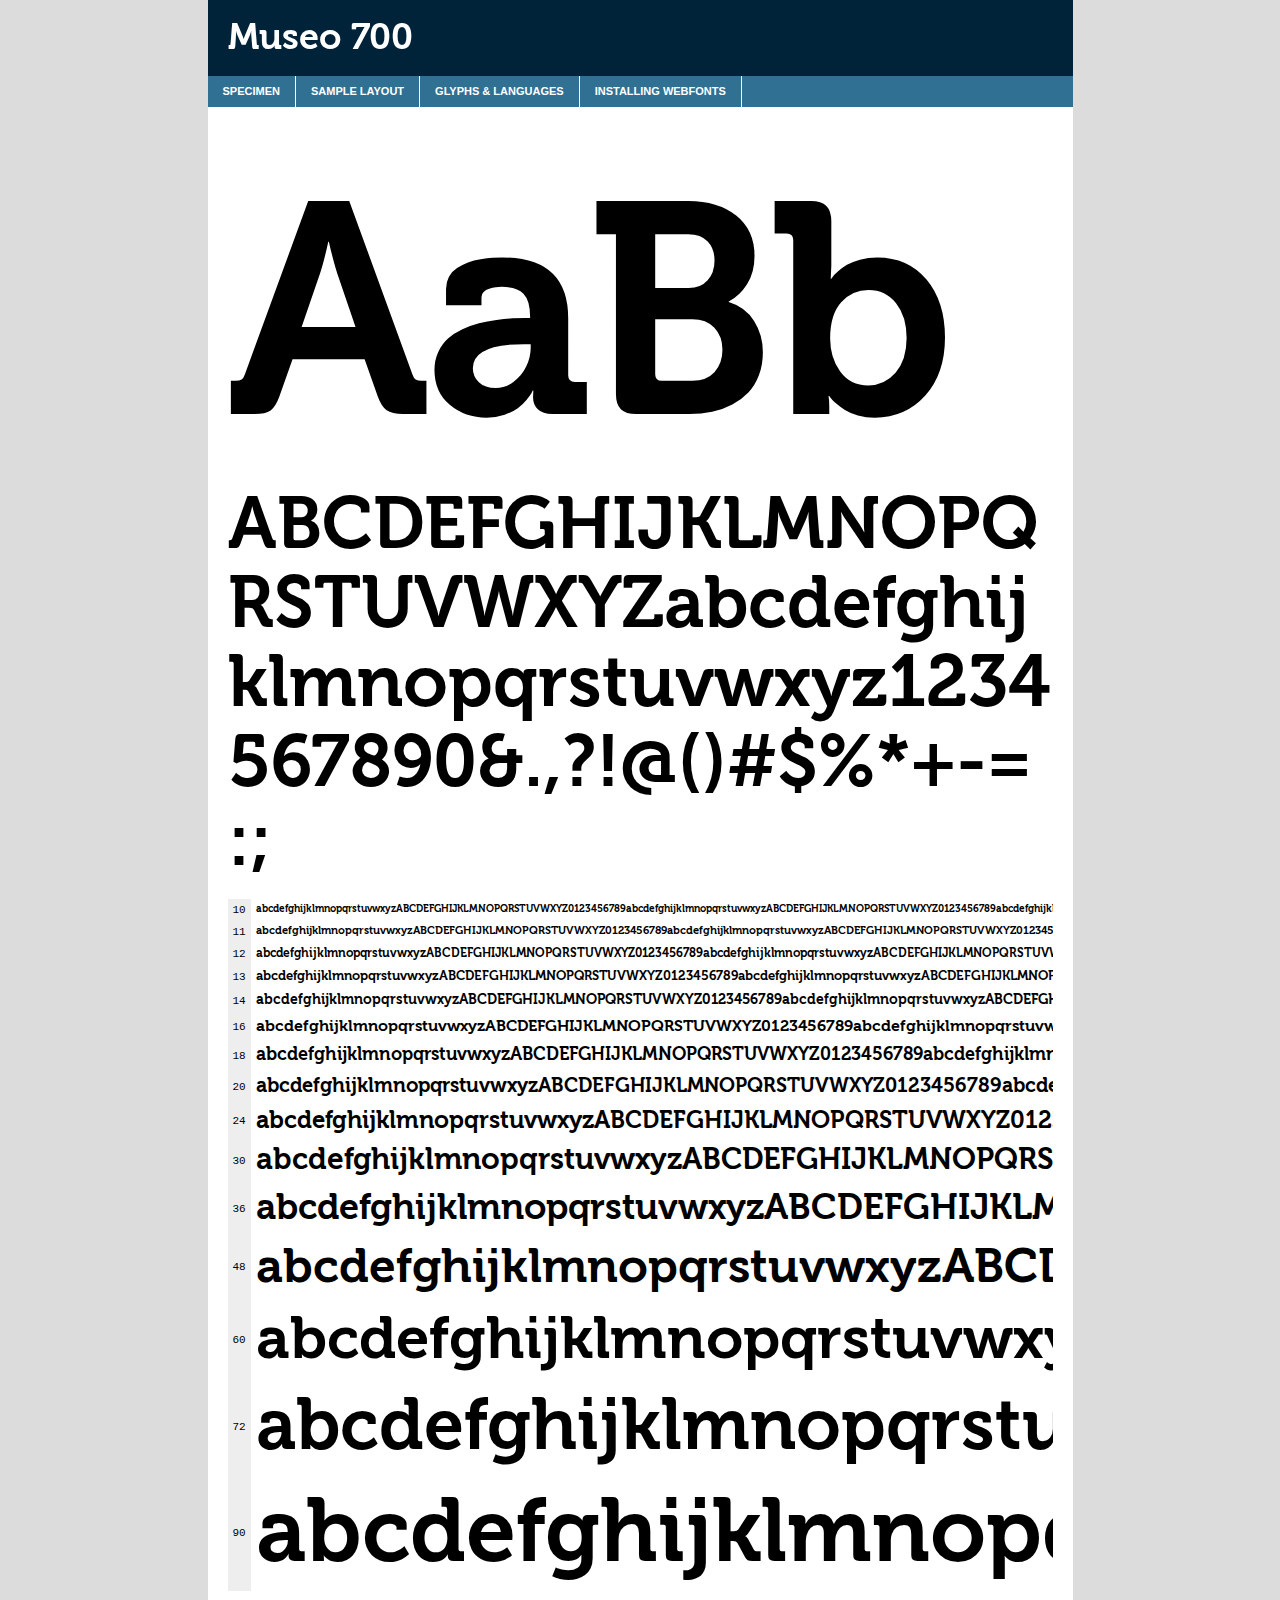
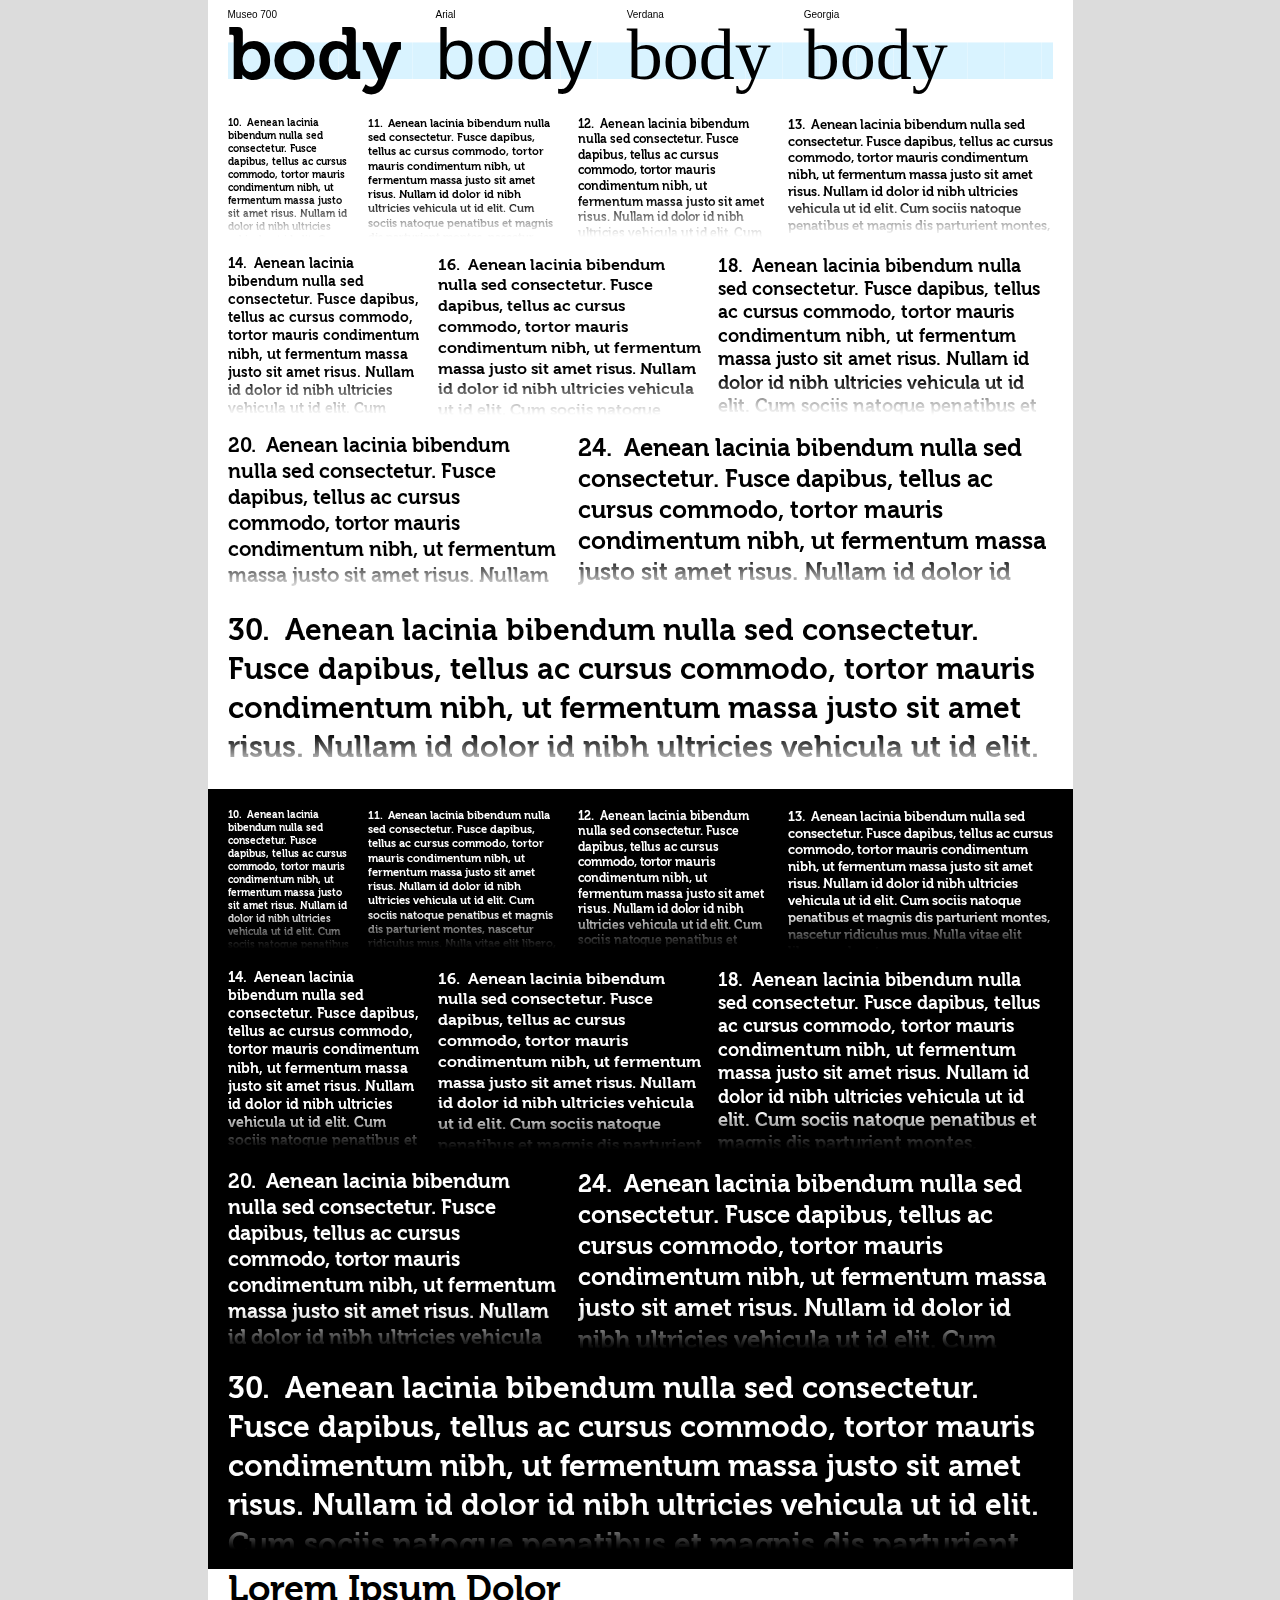
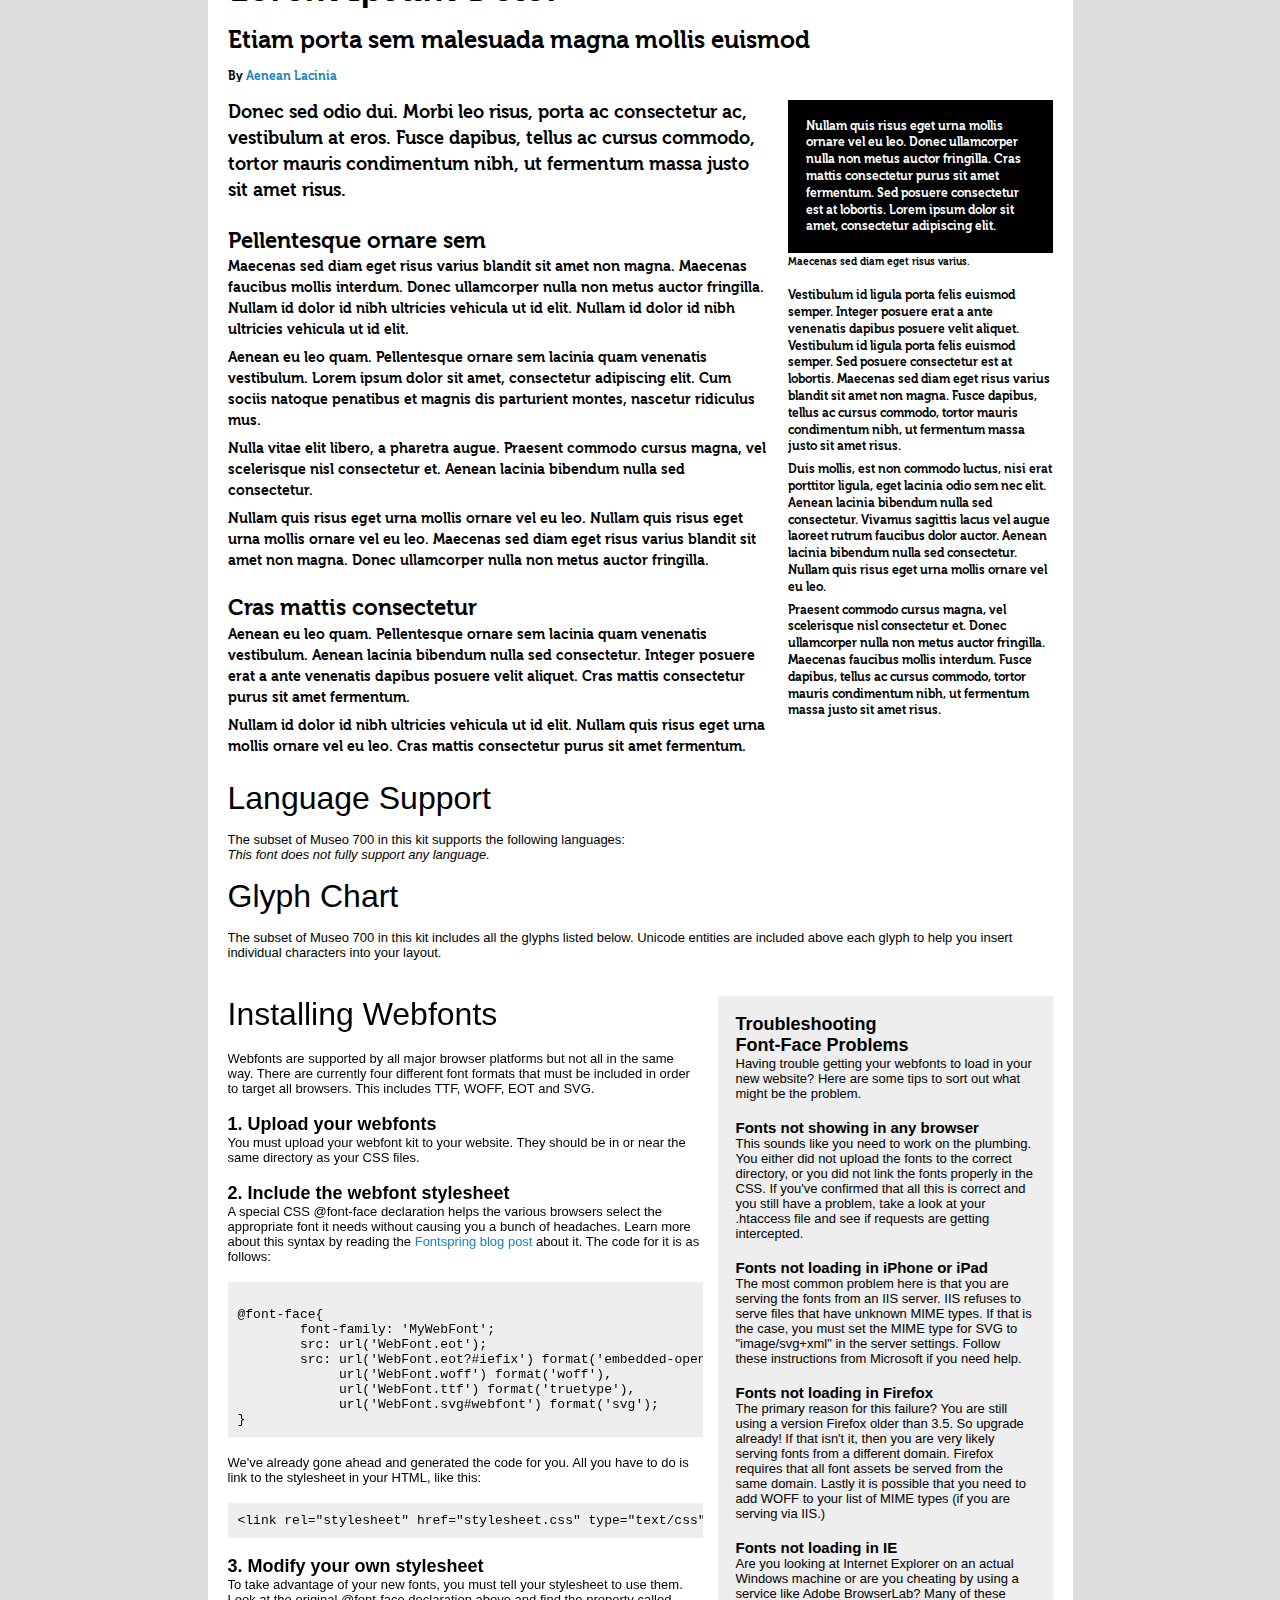
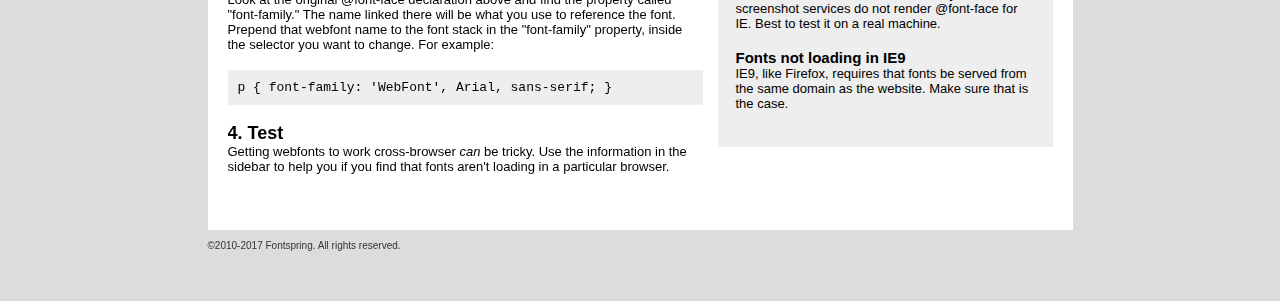
<file: assets/fonts/museo700/Museo700-Regular-demo.html>
<!DOCTYPE html PUBLIC "-//W3C//DTD XHTML 1.0 Transitional//EN"
	"http://www.w3.org/TR/xhtml1/DTD/xhtml1-transitional.dtd">

<html xmlns="http://www.w3.org/1999/xhtml" xml:lang="en" lang="en">
<head>
	<meta http-equiv="Content-Type" content="text/html; charset=utf-8" />
	<script src="http://ajax.googleapis.com/ajax/libs/jquery/1.7.2/jquery.min.js" type="text/javascript" charset="utf-8"></script>
	<script type="text/javascript">
	(function($){$.fn.easyTabs=function(option){var param=jQuery.extend({fadeSpeed:"fast",defaultContent:1,activeClass:'active'},option);$(this).each(function(){var thisId="#"+this.id;if(param.defaultContent==''){param.defaultContent=1;}
	if(typeof param.defaultContent=="number")
	{var defaultTab=$(thisId+" .volume li:nth-child("+param.defaultContent+") a").attr('href').substr(1);}else{var defaultTab=param.defaultContent;}
	$(thisId+" .volume li a").each(function(){var tabToHide=$(this).attr('href').substr(1);$("#"+tabToHide).addClass('easytabs-tab-content');});hideAll();changeContent(defaultTab);function hideAll(){$(thisId+" .easytabs-tab-content").hide();}
	function changeContent(tabId){hideAll();$(thisId+" .volume li").removeClass(param.activeClass);$(thisId+" .tabs li a[href=#"+tabId+"]").closest('li').addClass(param.activeClass);if(param.fadeSpeed!="none")
	{$(thisId+" #"+tabId).fadeIn(param.fadeSpeed);}else{$(thisId+" #"+tabId).show();}}
	$(thisId+" .volume li").on('click',function(){var tabId=$(this).find('a').attr('href').substr(1);changeContent(tabId);return false;});});}})(jQuery);
	</script>
	<link rel="stylesheet" href="specimen_files/specimen_stylesheet.css" type="text/css" charset="utf-8" />
	<link rel="stylesheet" href="stylesheet.css" type="text/css" charset="utf-8" />

	<style type="text/css">
        			body{
				font-family: 'Museo700-Regular';
							}

        	</style>

	<title>Museo 700 Specimen</title>
	
	
	<script type="text/javascript" charset="utf-8">
		$(function() {
			$('#container').easyTabs({defaultContent:1});
		});
	</script>
</head>

<body>
<div id="container">
	<div id="header">
		Museo 700	</div>
	<ul class="tabs">
		<li><a href="#specimen">Specimen</a></li>
		<li><a href="#layout">Sample Layout</a></li>
				<li><a href="#glyphs">Glyphs &amp; Languages</a></li>
		<li><a href="#installing">Installing Webfonts</a></li>
		
	</ul>
	
	<div id="main_content">

		
			<div id="specimen">
		
				<div class="section">
					<div class="grid12 firstcol">
						<div class="huge">AaBb</div>
					</div>
				</div>
		
				<div class="section">
					<div class="glyph_range">A&#x200B;B&#x200b;C&#x200b;D&#x200b;E&#x200b;F&#x200b;G&#x200b;H&#x200b;I&#x200b;J&#x200b;K&#x200b;L&#x200b;M&#x200b;N&#x200b;O&#x200b;P&#x200b;Q&#x200b;R&#x200b;S&#x200b;T&#x200b;U&#x200b;V&#x200b;W&#x200b;X&#x200b;Y&#x200b;Z&#x200b;a&#x200b;b&#x200b;c&#x200b;d&#x200b;e&#x200b;f&#x200b;g&#x200b;h&#x200b;i&#x200b;j&#x200b;k&#x200b;l&#x200b;m&#x200b;n&#x200b;o&#x200b;p&#x200b;q&#x200b;r&#x200b;s&#x200b;t&#x200b;u&#x200b;v&#x200b;w&#x200b;x&#x200b;y&#x200b;z&#x200b;1&#x200b;2&#x200b;3&#x200b;4&#x200b;5&#x200b;6&#x200b;7&#x200b;8&#x200b;9&#x200b;0&#x200b;&amp;&#x200b;.&#x200b;,&#x200b;?&#x200b;!&#x200b;&#64;&#x200b;(&#x200b;)&#x200b;#&#x200b;$&#x200b;%&#x200b;*&#x200b;+&#x200b;-&#x200b;=&#x200b;:&#x200b;;</div>
				</div>
				<div class="section">
					<div class="grid12 firstcol">
						<table class="sample_table">
							<tr><td>10</td><td class="size10">abcdefghijklmnopqrstuvwxyzABCDEFGHIJKLMNOPQRSTUVWXYZ0123456789abcdefghijklmnopqrstuvwxyzABCDEFGHIJKLMNOPQRSTUVWXYZ0123456789abcdefghijklmnopqrstuvwxyzABCDEFGHIJKLMNOPQRSTUVWXYZ</td></tr>
							<tr><td>11</td><td class="size11">abcdefghijklmnopqrstuvwxyzABCDEFGHIJKLMNOPQRSTUVWXYZ0123456789abcdefghijklmnopqrstuvwxyzABCDEFGHIJKLMNOPQRSTUVWXYZ0123456789abcdefghijklmnopqrstuvwxyzABCDEFGHIJKLMNOPQRSTUVWXYZ</td></tr>
							<tr><td>12</td><td class="size12">abcdefghijklmnopqrstuvwxyzABCDEFGHIJKLMNOPQRSTUVWXYZ0123456789abcdefghijklmnopqrstuvwxyzABCDEFGHIJKLMNOPQRSTUVWXYZ0123456789abcdefghijklmnopqrstuvwxyzABCDEFGHIJKLMNOPQRSTUVWXYZ</td></tr>
							<tr><td>13</td><td class="size13">abcdefghijklmnopqrstuvwxyzABCDEFGHIJKLMNOPQRSTUVWXYZ0123456789abcdefghijklmnopqrstuvwxyzABCDEFGHIJKLMNOPQRSTUVWXYZ0123456789abcdefghijklmnopqrstuvwxyzABCDEFGHIJKLMNOPQRSTUVWXYZ</td></tr>
							<tr><td>14</td><td class="size14">abcdefghijklmnopqrstuvwxyzABCDEFGHIJKLMNOPQRSTUVWXYZ0123456789abcdefghijklmnopqrstuvwxyzABCDEFGHIJKLMNOPQRSTUVWXYZ0123456789abcdefghijklmnopqrstuvwxyzABCDEFGHIJKLMNOPQRSTUVWXYZ</td></tr>
							<tr><td>16</td><td class="size16">abcdefghijklmnopqrstuvwxyzABCDEFGHIJKLMNOPQRSTUVWXYZ0123456789abcdefghijklmnopqrstuvwxyzABCDEFGHIJKLMNOPQRSTUVWXYZ</td></tr>
							<tr><td>18</td><td class="size18">abcdefghijklmnopqrstuvwxyzABCDEFGHIJKLMNOPQRSTUVWXYZ0123456789abcdefghijklmnopqrstuvwxyzABCDEFGHIJKLMNOPQRSTUVWXYZ</td></tr>
							<tr><td>20</td><td class="size20">abcdefghijklmnopqrstuvwxyzABCDEFGHIJKLMNOPQRSTUVWXYZ0123456789abcdefghijklmnopqrstuvwxyzABCDEFGHIJKLMNOPQRSTUVWXYZ</td></tr>
							<tr><td>24</td><td class="size24">abcdefghijklmnopqrstuvwxyzABCDEFGHIJKLMNOPQRSTUVWXYZ0123456789abcdefghijklmnopqrstuvwxyzABCDEFGHIJKLMNOPQRSTUVWXYZ</td></tr>
							<tr><td>30</td><td class="size30">abcdefghijklmnopqrstuvwxyzABCDEFGHIJKLMNOPQRSTUVWXYZ0123456789abcdefghijklmnopqrstuvwxyzABCDEFGHIJKLMNOPQRSTUVWXYZ</td></tr>
							<tr><td>36</td><td class="size36">abcdefghijklmnopqrstuvwxyzABCDEFGHIJKLMNOPQRSTUVWXYZ0123456789abcdefghijklmnopqrstuvwxyzABCDEFGHIJKLMNOPQRSTUVWXYZ</td></tr>
							<tr><td>48</td><td class="size48">abcdefghijklmnopqrstuvwxyzABCDEFGHIJKLMNOPQRSTUVWXYZ0123456789abcdefghijklmnopqrstuvwxyzABCDEFGHIJKLMNOPQRSTUVWXYZ</td></tr>
							<tr><td>60</td><td class="size60">abcdefghijklmnopqrstuvwxyzABCDEFGHIJKLMNOPQRSTUVWXYZ0123456789abcdefghijklmnopqrstuvwxyzABCDEFGHIJKLMNOPQRSTUVWXYZ</td></tr>
							<tr><td>72</td><td class="size72">abcdefghijklmnopqrstuvwxyzABCDEFGHIJKLMNOPQRSTUVWXYZ0123456789abcdefghijklmnopqrstuvwxyzABCDEFGHIJKLMNOPQRSTUVWXYZ</td></tr>
							<tr><td>90</td><td class="size90">abcdefghijklmnopqrstuvwxyzABCDEFGHIJKLMNOPQRSTUVWXYZ0123456789abcdefghijklmnopqrstuvwxyzABCDEFGHIJKLMNOPQRSTUVWXYZ</td></tr>
						</table>
				
					</div>
			
				</div>
		
		
		
								<div class="section" id="bodycomparison">


										<div id="xheight">
				<div class="fontbody">&#x25FC;&#x25FC;&#x25FC;&#x25FC;&#x25FC;&#x25FC;&#x25FC;&#x25FC;&#x25FC;&#x25FC;&#x25FC;&#x25FC;&#x25FC;&#x25FC;&#x25FC;&#x25FC;&#x25FC;&#x25FC;&#x25FC;&#x25FC;&#x25FC;&#x25FC;&#x25FC;&#x25FC;&#x25FC;&#x25FC;&#x25FC;&#x25FC;&#x25FC;&#x25FC;&#x25FC;&#x25FC;&#x25FC;&#x25FC;&#x25FC;&#x25FC;&#x25FC;&#x25FC;&#x25FC;&#x25FC;&#x25FC;&#x25FC;&#x25FC;&#x25FC;&#x25FC;&#x25FC;&#x25FC;&#x25FC;&#x25FC;&#x25FC;&#x25FC;&#x25FC;&#x25FC;&#x25FC;&#x25FC;&#x25FC;&#x25FC;&#x25FC;&#x25FC;&#x25FC;&#x25FC;&#x25FC;&#x25FC;&#x25FC;&#x25FC;&#x25FC;&#x25FC;&#x25FC;&#x25FC;&#x25FC;&#x25FC;&#x25FC;&#x25FC;&#x25FC;&#x25FC;&#x25FC;&#x25FC;&#x25FC;&#x25FC;&#x25FC;&#x25FC;&#x25FC;&#x25FC;&#x25FC;&#x25FC;&#x25FC;&#x25FC;&#x25FC;&#x25FC;&#x25FC;&#x25FC;&#x25FC;&#x25FC;&#x25FC;&#x25FC;&#x25FC;&#x25FC;&#x25FC;&#x25FC;body</div><div class="arialbody">body</div><div class="verdanabody">body</div><div class="georgiabody">body</div></div>
										<div class="fontbody" style="z-index:1">
											body<span>Museo 700</span>
										</div>
										<div class="arialbody" style="z-index:1">
											body<span>Arial</span>
										</div>
										<div class="verdanabody" style="z-index:1">
											body<span>Verdana</span>
										</div>
										<div class="georgiabody" style="z-index:1">
											body<span>Georgia</span>
										</div>



								</div>
		
		
				<div class="section psample psample_row1" id="">
					
					<div class="grid2 firstcol">
						<p class="size10"><span>10.</span>Aenean lacinia bibendum nulla sed consectetur. Fusce dapibus, tellus ac cursus commodo, tortor mauris condimentum nibh, ut fermentum massa justo sit amet risus. Nullam id dolor id nibh ultricies vehicula ut id elit. Cum sociis natoque penatibus et magnis dis parturient montes, nascetur ridiculus mus. Nulla vitae elit libero, a pharetra augue.</p>
			
					</div>
					<div class="grid3">
						<p class="size11"><span>11.</span>Aenean lacinia bibendum nulla sed consectetur. Fusce dapibus, tellus ac cursus commodo, tortor mauris condimentum nibh, ut fermentum massa justo sit amet risus. Nullam id dolor id nibh ultricies vehicula ut id elit. Cum sociis natoque penatibus et magnis dis parturient montes, nascetur ridiculus mus. Nulla vitae elit libero, a pharetra augue.</p>
			
					</div>
					<div class="grid3">
						<p class="size12"><span>12.</span>Aenean lacinia bibendum nulla sed consectetur. Fusce dapibus, tellus ac cursus commodo, tortor mauris condimentum nibh, ut fermentum massa justo sit amet risus. Nullam id dolor id nibh ultricies vehicula ut id elit. Cum sociis natoque penatibus et magnis dis parturient montes, nascetur ridiculus mus. Nulla vitae elit libero, a pharetra augue.</p>
			
					</div>
					<div class="grid4">
						<p class="size13"><span>13.</span>Aenean lacinia bibendum nulla sed consectetur. Fusce dapibus, tellus ac cursus commodo, tortor mauris condimentum nibh, ut fermentum massa justo sit amet risus. Nullam id dolor id nibh ultricies vehicula ut id elit. Cum sociis natoque penatibus et magnis dis parturient montes, nascetur ridiculus mus. Nulla vitae elit libero, a pharetra augue.</p>
			
					</div>
					<div class="white_blend"></div>
					
				</div>
				<div class="section psample psample_row2" id="">
					<div class="grid3 firstcol">
						<p class="size14"><span>14.</span>Aenean lacinia bibendum nulla sed consectetur. Fusce dapibus, tellus ac cursus commodo, tortor mauris condimentum nibh, ut fermentum massa justo sit amet risus. Nullam id dolor id nibh ultricies vehicula ut id elit. Cum sociis natoque penatibus et magnis dis parturient montes, nascetur ridiculus mus. Nulla vitae elit libero, a pharetra augue.</p>
			
					</div>
					<div class="grid4">
						<p class="size16"><span>16.</span>Aenean lacinia bibendum nulla sed consectetur. Fusce dapibus, tellus ac cursus commodo, tortor mauris condimentum nibh, ut fermentum massa justo sit amet risus. Nullam id dolor id nibh ultricies vehicula ut id elit. Cum sociis natoque penatibus et magnis dis parturient montes, nascetur ridiculus mus. Nulla vitae elit libero, a pharetra augue.</p>
			
					</div>
					<div class="grid5">
						<p class="size18"><span>18.</span>Aenean lacinia bibendum nulla sed consectetur. Fusce dapibus, tellus ac cursus commodo, tortor mauris condimentum nibh, ut fermentum massa justo sit amet risus. Nullam id dolor id nibh ultricies vehicula ut id elit. Cum sociis natoque penatibus et magnis dis parturient montes, nascetur ridiculus mus. Nulla vitae elit libero, a pharetra augue.</p>
			
					</div>

					<div class="white_blend"></div>

				</div>
				
				<div class="section psample psample_row3" id="">
					<div class="grid5 firstcol">
						<p class="size20"><span>20.</span>Aenean lacinia bibendum nulla sed consectetur. Fusce dapibus, tellus ac cursus commodo, tortor mauris condimentum nibh, ut fermentum massa justo sit amet risus. Nullam id dolor id nibh ultricies vehicula ut id elit. Cum sociis natoque penatibus et magnis dis parturient montes, nascetur ridiculus mus. Nulla vitae elit libero, a pharetra augue.</p>
					</div>
					<div class="grid7">
						<p class="size24"><span>24.</span>Aenean lacinia bibendum nulla sed consectetur. Fusce dapibus, tellus ac cursus commodo, tortor mauris condimentum nibh, ut fermentum massa justo sit amet risus. Nullam id dolor id nibh ultricies vehicula ut id elit. Cum sociis natoque penatibus et magnis dis parturient montes, nascetur ridiculus mus. Nulla vitae elit libero, a pharetra augue.</p>
					</div>
					
					<div class="white_blend"></div>
					
				</div>
				
				<div class="section psample psample_row4" id="">
					<div class="grid12 firstcol">
						<p class="size30"><span>30.</span>Aenean lacinia bibendum nulla sed consectetur. Fusce dapibus, tellus ac cursus commodo, tortor mauris condimentum nibh, ut fermentum massa justo sit amet risus. Nullam id dolor id nibh ultricies vehicula ut id elit. Cum sociis natoque penatibus et magnis dis parturient montes, nascetur ridiculus mus. Nulla vitae elit libero, a pharetra augue.</p>
					</div>
					<div class="white_blend"></div>
					
				</div>
				
				
				
				<div class="section psample psample_row1 fullreverse">
					<div class="grid2 firstcol">
						<p class="size10"><span>10.</span>Aenean lacinia bibendum nulla sed consectetur. Fusce dapibus, tellus ac cursus commodo, tortor mauris condimentum nibh, ut fermentum massa justo sit amet risus. Nullam id dolor id nibh ultricies vehicula ut id elit. Cum sociis natoque penatibus et magnis dis parturient montes, nascetur ridiculus mus. Nulla vitae elit libero, a pharetra augue.</p>
			
					</div>
					<div class="grid3">
						<p class="size11"><span>11.</span>Aenean lacinia bibendum nulla sed consectetur. Fusce dapibus, tellus ac cursus commodo, tortor mauris condimentum nibh, ut fermentum massa justo sit amet risus. Nullam id dolor id nibh ultricies vehicula ut id elit. Cum sociis natoque penatibus et magnis dis parturient montes, nascetur ridiculus mus. Nulla vitae elit libero, a pharetra augue.</p>
			
					</div>
					<div class="grid3">
						<p class="size12"><span>12.</span>Aenean lacinia bibendum nulla sed consectetur. Fusce dapibus, tellus ac cursus commodo, tortor mauris condimentum nibh, ut fermentum massa justo sit amet risus. Nullam id dolor id nibh ultricies vehicula ut id elit. Cum sociis natoque penatibus et magnis dis parturient montes, nascetur ridiculus mus. Nulla vitae elit libero, a pharetra augue.</p>
			
					</div>
					<div class="grid4">
						<p class="size13"><span>13.</span>Aenean lacinia bibendum nulla sed consectetur. Fusce dapibus, tellus ac cursus commodo, tortor mauris condimentum nibh, ut fermentum massa justo sit amet risus. Nullam id dolor id nibh ultricies vehicula ut id elit. Cum sociis natoque penatibus et magnis dis parturient montes, nascetur ridiculus mus. Nulla vitae elit libero, a pharetra augue.</p>
			
					</div>
					<div class="black_blend"></div>
					
				</div>
				
				<div class="section psample psample_row2 fullreverse">
					<div class="grid3 firstcol">
						<p class="size14"><span>14.</span>Aenean lacinia bibendum nulla sed consectetur. Fusce dapibus, tellus ac cursus commodo, tortor mauris condimentum nibh, ut fermentum massa justo sit amet risus. Nullam id dolor id nibh ultricies vehicula ut id elit. Cum sociis natoque penatibus et magnis dis parturient montes, nascetur ridiculus mus. Nulla vitae elit libero, a pharetra augue.</p>
			
					</div>
					<div class="grid4">
						<p class="size16"><span>16.</span>Aenean lacinia bibendum nulla sed consectetur. Fusce dapibus, tellus ac cursus commodo, tortor mauris condimentum nibh, ut fermentum massa justo sit amet risus. Nullam id dolor id nibh ultricies vehicula ut id elit. Cum sociis natoque penatibus et magnis dis parturient montes, nascetur ridiculus mus. Nulla vitae elit libero, a pharetra augue.</p>
			
					</div>
					<div class="grid5">
						<p class="size18"><span>18.</span>Aenean lacinia bibendum nulla sed consectetur. Fusce dapibus, tellus ac cursus commodo, tortor mauris condimentum nibh, ut fermentum massa justo sit amet risus. Nullam id dolor id nibh ultricies vehicula ut id elit. Cum sociis natoque penatibus et magnis dis parturient montes, nascetur ridiculus mus. Nulla vitae elit libero, a pharetra augue.</p>
			
					</div>
					<div class="black_blend"></div>

				</div>
				
				<div class="section psample fullreverse psample_row3" id="">
					<div class="grid5 firstcol">
						<p class="size20"><span>20.</span>Aenean lacinia bibendum nulla sed consectetur. Fusce dapibus, tellus ac cursus commodo, tortor mauris condimentum nibh, ut fermentum massa justo sit amet risus. Nullam id dolor id nibh ultricies vehicula ut id elit. Cum sociis natoque penatibus et magnis dis parturient montes, nascetur ridiculus mus. Nulla vitae elit libero, a pharetra augue.</p>
					</div>
					<div class="grid7">
						<p class="size24"><span>24.</span>Aenean lacinia bibendum nulla sed consectetur. Fusce dapibus, tellus ac cursus commodo, tortor mauris condimentum nibh, ut fermentum massa justo sit amet risus. Nullam id dolor id nibh ultricies vehicula ut id elit. Cum sociis natoque penatibus et magnis dis parturient montes, nascetur ridiculus mus. Nulla vitae elit libero, a pharetra augue.</p>
					</div>
					
					<div class="black_blend"></div>
					
				</div>
				
				<div class="section psample fullreverse psample_row4" id="" style="border-bottom: 20px #000 solid;">
					<div class="grid12 firstcol">
						<p class="size30"><span>30.</span>Aenean lacinia bibendum nulla sed consectetur. Fusce dapibus, tellus ac cursus commodo, tortor mauris condimentum nibh, ut fermentum massa justo sit amet risus. Nullam id dolor id nibh ultricies vehicula ut id elit. Cum sociis natoque penatibus et magnis dis parturient montes, nascetur ridiculus mus. Nulla vitae elit libero, a pharetra augue.</p>
					</div>
					<div class="black_blend"></div>
					
				</div>
				
				
				
				
			</div>
			
			<div id="layout">
				
				<div class="section">
					
					<div class="grid12 firstcol">
						<h1>Lorem Ipsum Dolor</h1>
						<h2>Etiam porta sem malesuada magna mollis euismod</h2>
						
						<p class="byline">By <a href="#link">Aenean Lacinia</a></p>
					</div>
				</div>
				<div class="section">
					<div class="grid8 firstcol">
						<p class="large">Donec sed odio dui. Morbi leo risus, porta ac consectetur ac, vestibulum at eros. Fusce dapibus, tellus ac cursus commodo, tortor mauris condimentum nibh, ut fermentum massa justo sit amet risus. </p>

						
						<h3>Pellentesque ornare sem</h3>

						<p>Maecenas sed diam eget risus varius blandit sit amet non magna. Maecenas faucibus mollis interdum. Donec ullamcorper nulla non metus auctor fringilla. Nullam id dolor id nibh ultricies vehicula ut id elit. Nullam id dolor id nibh ultricies vehicula ut id elit. </p>

						<p>Aenean eu leo quam. Pellentesque ornare sem lacinia quam venenatis vestibulum. Lorem ipsum dolor sit amet, consectetur adipiscing elit. Cum sociis natoque penatibus et magnis dis parturient montes, nascetur ridiculus mus. </p>

						<p>Nulla vitae elit libero, a pharetra augue. Praesent commodo cursus magna, vel scelerisque nisl consectetur et. Aenean lacinia bibendum nulla sed consectetur. </p>

						<p>Nullam quis risus eget urna mollis ornare vel eu leo. Nullam quis risus eget urna mollis ornare vel eu leo. Maecenas sed diam eget risus varius blandit sit amet non magna. Donec ullamcorper nulla non metus auctor fringilla. </p>

						<h3>Cras mattis consectetur</h3>

						<p>Aenean eu leo quam. Pellentesque ornare sem lacinia quam venenatis vestibulum. Aenean lacinia bibendum nulla sed consectetur. Integer posuere erat a ante venenatis dapibus posuere velit aliquet. Cras mattis consectetur purus sit amet fermentum. </p>

						<p>Nullam id dolor id nibh ultricies vehicula ut id elit. Nullam quis risus eget urna mollis ornare vel eu leo. Cras mattis consectetur purus sit amet fermentum.</p>
					</div>
					
					<div class="grid4 sidebar">
						
						<div class="box reverse">
							<p class="last">Nullam quis risus eget urna mollis ornare vel eu leo. Donec ullamcorper nulla non metus auctor fringilla. Cras mattis consectetur purus sit amet fermentum. Sed posuere consectetur est at lobortis. Lorem ipsum dolor sit amet, consectetur adipiscing elit. </p>
						</div>
						
						<p class="caption">Maecenas sed diam eget risus varius.</p>

						<p>Vestibulum id ligula porta felis euismod semper. Integer posuere erat a ante venenatis dapibus posuere velit aliquet. Vestibulum id ligula porta felis euismod semper. Sed posuere consectetur est at lobortis. Maecenas sed diam eget risus varius blandit sit amet non magna. Fusce dapibus, tellus ac cursus commodo, tortor mauris condimentum nibh, ut fermentum massa justo sit amet risus. </p>

					

						<p>Duis mollis, est non commodo luctus, nisi erat porttitor ligula, eget lacinia odio sem nec elit. Aenean lacinia bibendum nulla sed consectetur. Vivamus sagittis lacus vel augue laoreet rutrum faucibus dolor auctor. Aenean lacinia bibendum nulla sed consectetur. Nullam quis risus eget urna mollis ornare vel eu leo. </p>

						<p>Praesent commodo cursus magna, vel scelerisque nisl consectetur et. Donec ullamcorper nulla non metus auctor fringilla. Maecenas faucibus mollis interdum. Fusce dapibus, tellus ac cursus commodo, tortor mauris condimentum nibh, ut fermentum massa justo sit amet risus. </p>

					</div>
				</div>
				
			</div>


		



		<div id="glyphs">
			<div class="section">
				<div class="grid12 firstcol">
			
				<h1>Language Support</h1>
				<p>The subset of Museo 700 in this kit supports the following languages:<br />

					<em>This font does not fully support any language.</em>				</p>
				<h1>Glyph Chart</h1>
				<p>The subset of Museo 700 in this kit includes all the glyphs listed below. Unicode entities are included above each glyph to help you insert individual characters into your layout.</p>
				<div id="glyph_chart">

									</div>	
				</div>
		
		
			</div>
		</div>
		
		
		<div id="specs">
			
		</div>
	
		<div id="installing">
			<div class="section">
				<div class="grid7 firstcol">
					<h1>Installing Webfonts</h1>
					
					<p>Webfonts are supported by all major browser platforms but not all in the same way. There are currently four different font formats that must be included in order to target all browsers. This includes TTF, WOFF, EOT and SVG.</p>
					
					<h2>1. Upload your webfonts</h2>
					<p>You must upload your webfont kit to your website. They should be in or near the same directory as your CSS files.</p>
					
					<h2>2. Include the webfont stylesheet</h2>
					<p>A special CSS @font-face declaration helps the various browsers select the appropriate font it needs without causing you a bunch of headaches. Learn more about this syntax by reading the <a href="https://www.fontspring.com/blog/further-hardening-of-the-bulletproof-syntax">Fontspring blog post</a> about it. The code for it is as follows:</p>


<code>
@font-face{ 
	font-family: 'MyWebFont';
	src: url('WebFont.eot');
	src: url('WebFont.eot?#iefix') format('embedded-opentype'),
	     url('WebFont.woff') format('woff'),
	     url('WebFont.ttf') format('truetype'),
	     url('WebFont.svg#webfont') format('svg');
}
</code>

	<p>We've already gone ahead and generated the code for you. All you have to do is link to the stylesheet in your HTML, like this:</p>
	<code>&lt;link rel=&quot;stylesheet&quot; href=&quot;stylesheet.css&quot; type=&quot;text/css&quot; charset=&quot;utf-8&quot; /&gt;</code>

					<h2>3. Modify your own stylesheet</h2>
					<p>To take advantage of your new fonts, you must tell your stylesheet to use them. Look at the original @font-face declaration above and find the property called "font-family." The name linked there will be what you use to reference the font. Prepend that webfont name to the font stack in the "font-family" property, inside the selector you want to change. For example:</p>
<code>p { font-family: 'WebFont', Arial, sans-serif; }</code>

<h2>4. Test</h2>
<p>Getting webfonts to work cross-browser <em>can</em> be tricky. Use the information in the sidebar to help you if you find that fonts aren't loading in a particular browser.</p>
				</div>
				
				<div class="grid5 sidebar">
					<div class="box">
						<h2>Troubleshooting<br />Font-Face Problems</h2>
						<p>Having trouble getting your webfonts to load in your new website? Here are some tips to sort out what might be the problem.</p>

						<h3>Fonts not showing in any browser</h3>

						<p>This sounds like you need to work on the plumbing. You either did not upload the fonts to the correct directory, or you did not link the fonts properly in the CSS. If you've confirmed that all this is correct and you still have a problem, take a look at your .htaccess file and see if requests are getting intercepted.</p>

						<h3>Fonts not loading in iPhone or iPad</h3>

						<p>The most common problem here is that you are serving the fonts from an IIS server. IIS refuses to serve files that have unknown MIME types. If that is the case, you must set the MIME type for SVG to "image/svg+xml" in the server settings. Follow these instructions from Microsoft if you need help.</p>

						<h3>Fonts not loading in Firefox</h3>

						<p>The primary reason for this failure? You are still using a version Firefox older than 3.5. So upgrade already! If that isn't it, then you are very likely serving fonts from a different domain. Firefox requires that all font assets be served from the same domain. Lastly it is possible that you need to add WOFF to your list of MIME types (if you are serving via IIS.)</p>

						<h3>Fonts not loading in IE</h3>

						<p>Are you looking at Internet Explorer on an actual Windows machine or are you cheating by using a service like Adobe BrowserLab? Many of these screenshot services do not render @font-face for IE. Best to test it on a real machine.</p>

						<h3>Fonts not loading in IE9</h3>

						<p>IE9, like Firefox, requires that fonts be served from the same domain as the website. Make sure that is the case.</p>
					</div>
				</div>
			</div>
			
		</div>
	
	</div>
	<div id="footer">
		<p>&copy;2010-2017 Fontspring. All rights reserved.</p>
	</div>
</div>
</body>
</html>
</file>
<file: assets/fonts/museo300/stylesheet.css>
/*!
 * Web Fonts from Fontspring.com
 *
 * All OpenType features and all extended glyphs have been removed.
 * Fully installable fonts can be purchased at https://www.fontspring.com
 *
 * The fonts included in this stylesheet are subject to the End User License you purchased
 * from Fontspring. The fonts are protected under domestic and international trademark and 
 * copyright law. You are prohibited from modifying, reverse engineering, duplicating, or
 * distributing this font software.
 *
 * (c) 2010-2022 Fontspring
 *
 *
 *
 *
 * The fonts included are copyrighted by the vendor listed below.
 *
 * Vendor:      exljbris Font Foundry
 * License URL: https://www.fontspring.com/licenses/exljbris/webfont
 *
 *
 */

@font-face {
    font-family: 'Museo300-Regular';
    src: url('Museo300-Regular-webfont.woff2') format('woff2'),
         url('Museo300-Regular-webfont.woff') format('woff');
    font-weight: normal;
    font-style: normal;

}
</file>
<file: assets/fonts/museo500/stylesheet.css>
/*!
 * Web Fonts from Fontspring.com
 *
 * All OpenType features and all extended glyphs have been removed.
 * Fully installable fonts can be purchased at https://www.fontspring.com
 *
 * The fonts included in this stylesheet are subject to the End User License you purchased
 * from Fontspring. The fonts are protected under domestic and international trademark and 
 * copyright law. You are prohibited from modifying, reverse engineering, duplicating, or
 * distributing this font software.
 *
 * (c) 2010-2022 Fontspring
 *
 *
 *
 *
 * The fonts included are copyrighted by the vendor listed below.
 *
 * Vendor:      exljbris Font Foundry
 * License URL: https://www.fontspring.com/licenses/exljbris/webfont
 *
 *
 */

@font-face {
    font-family: 'Museo500-Regular';
    src: url('Museo500-Regular-webfont.woff2') format('woff2'),
         url('Museo500-Regular-webfont.woff') format('woff');
    font-weight: normal;
    font-style: normal;

}
</file>
<file: assets/fonts/museo700/stylesheet.css>
/*!
 * Web Fonts from Fontspring.com
 *
 * All OpenType features and all extended glyphs have been removed.
 * Fully installable fonts can be purchased at https://www.fontspring.com
 *
 * The fonts included in this stylesheet are subject to the End User License you purchased
 * from Fontspring. The fonts are protected under domestic and international trademark and 
 * copyright law. You are prohibited from modifying, reverse engineering, duplicating, or
 * distributing this font software.
 *
 * (c) 2010-2022 Fontspring
 *
 *
 *
 *
 * The fonts included are copyrighted by the vendor listed below.
 *
 * Vendor:      exljbris Font Foundry
 * License URL: https://www.fontspring.com/licenses/exljbris/webfont
 *
 *
 */

@font-face {
    font-family: 'Museo700-Regular';
    src: url('Museo700-Regular-webfont.woff2') format('woff2'),
         url('Museo700-Regular-webfont.woff') format('woff');
    font-weight: normal;
    font-style: normal;

}
</file>
<file: assets/fonts/museo300/specimen_files/specimen_stylesheet.css>
@import url('grid_12-825-55-15.css');

/*  
	CSS Reset by Eric Meyer - Released under Public Domain
    http://meyerweb.com/eric/tools/css/reset/
*/
html, body, div, span, applet, object, iframe,
h1, h2, h3, h4, h5, h6, p, blockquote, pre,
a, abbr, acronym, address, big, cite, code,
del, dfn, em, font, img, ins, kbd, q, s, samp,
small, strike, strong, sub, sup, tt, var,
b, u, i, center, dl, dt, dd, ol, ul, li,
fieldset, form, label, legend, table, 
caption, tbody, tfoot, thead, tr, th, td 
                  {margin: 0;padding: 0;border: 0;outline: 0;
                  font-size: 100%;vertical-align: baseline;
                  background: transparent;}
body              {line-height: 1;}
ol, ul            {list-style: none;}
blockquote, q     {quotes: none;}
blockquote:before, blockquote:after,
q:before, q:after {content: '';	content: none;}
:focus            {outline: 0;}
ins               {text-decoration: none;}
del               {text-decoration: line-through;}
table             {border-collapse: collapse;border-spacing: 0;}




body {
	color: #000;
	background-color: #dcdcdc;
}

a {
	text-decoration: none;
	color: #1883ba;
}

h1{
	font-size: 32px;
	font-weight: normal;
	font-style: normal;
	margin-bottom: 18px;
}

h2{
	font-size: 18px;
}

#container {
	width: 865px;
	margin: 0px auto;
}


#header {
	padding: 20px;
	font-size: 36px;
	background-color: #002339;
	color: #fff;
}

#header span {
	color: #666;
}
#main_content {
	background-color: #fff;
	padding: 60px 20px 20px;
}


#footer p {
	margin: 0;
	padding-top: 10px;
	padding-bottom: 50px;
	color: #333;
	font: 10px Arial, sans-serif;
}

.tabs {
	width: 100%;
	height: 31px;
	background-color: #2f7093;
}
.tabs li {
	float:  left;
	margin: 0;
	overflow: hidden;
	background-color: #2f7093;
}
.tabs li a {
	display: block;
	color: #fff;
	text-decoration: none;
	font: bold 11px/11px 'Arial';
	text-transform: uppercase;
	padding: 10px 15px;
	border-right: 1px solid #fff;
}

.tabs li a:hover {
		background-color: #2a6484;

}

.tabs li.active a {
	color:  #000;
	background-color: #fff;
}



div.huge {
	
	font-size: 300px;
	line-height: 1em;
	padding: 0;
	letter-spacing: -.02em;
	overflow: hidden;
}
div.glyph_range {
	font-size: 72px;
	line-height: 1.1em;
}

.size10{ font-size: 10px; }
.size11{ font-size: 11px; }
.size12{ font-size: 12px; }
.size13{ font-size: 13px; }
.size14{ font-size: 14px; }
.size16{ font-size: 16px; }
.size18{ font-size: 18px; }
.size20{ font-size: 20px; }
.size24{ font-size: 24px; }
.size30{ font-size: 30px; }
.size36{ font-size: 36px; }
.size48{ font-size: 48px; }
.size60{ font-size: 60px; }
.size72{ font-size: 72px; }
.size90{ font-size: 90px; }


.psample_row1 {	height: 120px;}
.psample_row1 {	height: 120px;}
.psample_row2 {	height: 160px;}
.psample_row3 {	height: 160px;}
.psample_row4 {	height: 160px;}

.psample {
	overflow: hidden;
	position: relative;
}
.psample p {
	line-height: 1.3em;
	display: block;
	overflow: hidden;
	margin: 0;
}

.psample span {
	margin-right: .5em;
}

.white_blend {
	width: 100%;
	height: 61px;
	background-image: url([data-uri]);
	position: absolute;
	bottom: 0;
}
.black_blend {
	width: 100%;
	height: 61px;
	background-image: url([data-uri]);
	position: absolute;
	bottom: 0;
}
.fullreverse {
	background:  #000 !important;
	color:  #fff !important;
	margin-left: -20px;
	padding-left: 20px;
	margin-right: -20px;
	padding-right: 20px;
	padding: 20px;
	margin-bottom:0;
}


.sample_table td {
	padding-top: 3px;
	padding-bottom:5px;
	padding-left: 5px;
	vertical-align: middle;
	line-height: 1.2em;
}

.sample_table td:first-child {
	background-color: #eee;
	text-align: right;
	padding-right: 5px;
	padding-left: 0;
	padding: 5px;
	font: 11px/12px "Courier New", Courier, mono;
}

code {
	white-space: pre;
	background-color: #eee;
	display: block;
	padding: 10px;
	margin-bottom: 18px;
	overflow: auto;
}


.bottom,.last 	{margin-bottom:0 !important; padding-bottom:0 !important;}

.box  { 
  padding: 18px; 
  margin-bottom: 18px; 
  background: #eee; 
}

.reverse,.reversed { background:  #000 !important;color:  #fff !important; border: none !important;}

#bodycomparison {
	position: relative;
	overflow: hidden;
	font-size: 72px;
	height: 90px;
	white-space: nowrap;
}

#bodycomparison div{
	font-size: 72px;
	line-height: 90px;
	display: inline;
	margin: 0 15px 0 0;
	padding: 0;
}

#bodycomparison div span{
	font: 10px Arial;
	position: absolute;
	left: 0;
}
#xheight {
	float: none;
	position: absolute;
	color: #d9f3ff;
	font-size: 72px;
	line-height: 90px;
}

.fontbody {
 position: relative;
}
.arialbody{
	font-family: Arial;
	position: relative;
}
.verdanabody{
	font-family: Verdana;
	position: relative;
}
.georgiabody{
	font-family: Georgia;
	position: relative;
}

/* @group Layout page
 */

#layout h1 {
	font-size: 36px;
	line-height: 42px;
	font-weight: normal;
	font-style: normal;
}

#layout h2 {
	font-size: 24px;
	line-height: 23px;
	font-weight: normal;
	font-style: normal;
}

#layout h3 {
	font-size: 22px;
	line-height: 1.4em;
	margin-top: 1em;
	font-weight: normal;
	font-style: normal;
}


#layout p.byline {
	font-size: 12px;
	margin-top: 18px;
	line-height: 12px;
	margin-bottom: 0;
}
#layout p {
	font-size: 14px;
	line-height: 21px;
	margin-bottom: .5em;
}

#layout p.large{
	font-size: 18px;
	line-height: 26px;
}

#layout .sidebar p{
	font-size: 12px;
	line-height: 1.4em;
}

#layout p.caption {
	font-size: 10px;
	margin-top: -16px;
	margin-bottom: 18px;
}

/* @end */

/* @group Glyphs */

#glyph_chart div{
	background-color: #d9f3ff;
	color: black;
	float: left;
	font-size: 36px;
	height: 1.2em;
	line-height: 1.2em;
	margin-bottom: 1px;
	margin-right: 1px;
	text-align: center;
	width: 1.2em;
	position: relative;
	padding: .6em .2em .2em;
}

#glyph_chart div p {
	position: absolute;
	left: 0;
	top: 0;
	display: block;
	text-align: center;
	font: bold 9px Arial, sans-serif;
	background-color: #3a768f;
	width: 100%;
	color: #fff;
	padding: 2px 0;
}


#glyphs h1 {
	font-family: Arial, sans-serif;
}
/* @end */

/* @group Installing */

#installing {
	font: 13px Arial, sans-serif;
}

#installing p,
#glyphs p{
	line-height: 1.2em;
	margin-bottom: 18px;
	font: 13px Arial, sans-serif;
}



#installing h3{
	font-size: 15px;
	margin-top: 18px;
}

/* @end */

#rendering h1 {
	font-family: Arial, sans-serif;
}
.render_table td {
	font: 11px "Courier New", Courier, mono;
	vertical-align: middle;
}
</file>
<file: assets/fonts/museo500/specimen_files/specimen_stylesheet.css>
@import url('grid_12-825-55-15.css');

/*  
	CSS Reset by Eric Meyer - Released under Public Domain
    http://meyerweb.com/eric/tools/css/reset/
*/
html, body, div, span, applet, object, iframe,
h1, h2, h3, h4, h5, h6, p, blockquote, pre,
a, abbr, acronym, address, big, cite, code,
del, dfn, em, font, img, ins, kbd, q, s, samp,
small, strike, strong, sub, sup, tt, var,
b, u, i, center, dl, dt, dd, ol, ul, li,
fieldset, form, label, legend, table, 
caption, tbody, tfoot, thead, tr, th, td 
                  {margin: 0;padding: 0;border: 0;outline: 0;
                  font-size: 100%;vertical-align: baseline;
                  background: transparent;}
body              {line-height: 1;}
ol, ul            {list-style: none;}
blockquote, q     {quotes: none;}
blockquote:before, blockquote:after,
q:before, q:after {content: '';	content: none;}
:focus            {outline: 0;}
ins               {text-decoration: none;}
del               {text-decoration: line-through;}
table             {border-collapse: collapse;border-spacing: 0;}




body {
	color: #000;
	background-color: #dcdcdc;
}

a {
	text-decoration: none;
	color: #1883ba;
}

h1{
	font-size: 32px;
	font-weight: normal;
	font-style: normal;
	margin-bottom: 18px;
}

h2{
	font-size: 18px;
}

#container {
	width: 865px;
	margin: 0px auto;
}


#header {
	padding: 20px;
	font-size: 36px;
	background-color: #002339;
	color: #fff;
}

#header span {
	color: #666;
}
#main_content {
	background-color: #fff;
	padding: 60px 20px 20px;
}


#footer p {
	margin: 0;
	padding-top: 10px;
	padding-bottom: 50px;
	color: #333;
	font: 10px Arial, sans-serif;
}

.tabs {
	width: 100%;
	height: 31px;
	background-color: #2f7093;
}
.tabs li {
	float:  left;
	margin: 0;
	overflow: hidden;
	background-color: #2f7093;
}
.tabs li a {
	display: block;
	color: #fff;
	text-decoration: none;
	font: bold 11px/11px 'Arial';
	text-transform: uppercase;
	padding: 10px 15px;
	border-right: 1px solid #fff;
}

.tabs li a:hover {
		background-color: #2a6484;

}

.tabs li.active a {
	color:  #000;
	background-color: #fff;
}



div.huge {
	
	font-size: 300px;
	line-height: 1em;
	padding: 0;
	letter-spacing: -.02em;
	overflow: hidden;
}
div.glyph_range {
	font-size: 72px;
	line-height: 1.1em;
}

.size10{ font-size: 10px; }
.size11{ font-size: 11px; }
.size12{ font-size: 12px; }
.size13{ font-size: 13px; }
.size14{ font-size: 14px; }
.size16{ font-size: 16px; }
.size18{ font-size: 18px; }
.size20{ font-size: 20px; }
.size24{ font-size: 24px; }
.size30{ font-size: 30px; }
.size36{ font-size: 36px; }
.size48{ font-size: 48px; }
.size60{ font-size: 60px; }
.size72{ font-size: 72px; }
.size90{ font-size: 90px; }


.psample_row1 {	height: 120px;}
.psample_row1 {	height: 120px;}
.psample_row2 {	height: 160px;}
.psample_row3 {	height: 160px;}
.psample_row4 {	height: 160px;}

.psample {
	overflow: hidden;
	position: relative;
}
.psample p {
	line-height: 1.3em;
	display: block;
	overflow: hidden;
	margin: 0;
}

.psample span {
	margin-right: .5em;
}

.white_blend {
	width: 100%;
	height: 61px;
	background-image: url([data-uri]);
	position: absolute;
	bottom: 0;
}
.black_blend {
	width: 100%;
	height: 61px;
	background-image: url([data-uri]);
	position: absolute;
	bottom: 0;
}
.fullreverse {
	background:  #000 !important;
	color:  #fff !important;
	margin-left: -20px;
	padding-left: 20px;
	margin-right: -20px;
	padding-right: 20px;
	padding: 20px;
	margin-bottom:0;
}


.sample_table td {
	padding-top: 3px;
	padding-bottom:5px;
	padding-left: 5px;
	vertical-align: middle;
	line-height: 1.2em;
}

.sample_table td:first-child {
	background-color: #eee;
	text-align: right;
	padding-right: 5px;
	padding-left: 0;
	padding: 5px;
	font: 11px/12px "Courier New", Courier, mono;
}

code {
	white-space: pre;
	background-color: #eee;
	display: block;
	padding: 10px;
	margin-bottom: 18px;
	overflow: auto;
}


.bottom,.last 	{margin-bottom:0 !important; padding-bottom:0 !important;}

.box  { 
  padding: 18px; 
  margin-bottom: 18px; 
  background: #eee; 
}

.reverse,.reversed { background:  #000 !important;color:  #fff !important; border: none !important;}

#bodycomparison {
	position: relative;
	overflow: hidden;
	font-size: 72px;
	height: 90px;
	white-space: nowrap;
}

#bodycomparison div{
	font-size: 72px;
	line-height: 90px;
	display: inline;
	margin: 0 15px 0 0;
	padding: 0;
}

#bodycomparison div span{
	font: 10px Arial;
	position: absolute;
	left: 0;
}
#xheight {
	float: none;
	position: absolute;
	color: #d9f3ff;
	font-size: 72px;
	line-height: 90px;
}

.fontbody {
 position: relative;
}
.arialbody{
	font-family: Arial;
	position: relative;
}
.verdanabody{
	font-family: Verdana;
	position: relative;
}
.georgiabody{
	font-family: Georgia;
	position: relative;
}

/* @group Layout page
 */

#layout h1 {
	font-size: 36px;
	line-height: 42px;
	font-weight: normal;
	font-style: normal;
}

#layout h2 {
	font-size: 24px;
	line-height: 23px;
	font-weight: normal;
	font-style: normal;
}

#layout h3 {
	font-size: 22px;
	line-height: 1.4em;
	margin-top: 1em;
	font-weight: normal;
	font-style: normal;
}


#layout p.byline {
	font-size: 12px;
	margin-top: 18px;
	line-height: 12px;
	margin-bottom: 0;
}
#layout p {
	font-size: 14px;
	line-height: 21px;
	margin-bottom: .5em;
}

#layout p.large{
	font-size: 18px;
	line-height: 26px;
}

#layout .sidebar p{
	font-size: 12px;
	line-height: 1.4em;
}

#layout p.caption {
	font-size: 10px;
	margin-top: -16px;
	margin-bottom: 18px;
}

/* @end */

/* @group Glyphs */

#glyph_chart div{
	background-color: #d9f3ff;
	color: black;
	float: left;
	font-size: 36px;
	height: 1.2em;
	line-height: 1.2em;
	margin-bottom: 1px;
	margin-right: 1px;
	text-align: center;
	width: 1.2em;
	position: relative;
	padding: .6em .2em .2em;
}

#glyph_chart div p {
	position: absolute;
	left: 0;
	top: 0;
	display: block;
	text-align: center;
	font: bold 9px Arial, sans-serif;
	background-color: #3a768f;
	width: 100%;
	color: #fff;
	padding: 2px 0;
}


#glyphs h1 {
	font-family: Arial, sans-serif;
}
/* @end */

/* @group Installing */

#installing {
	font: 13px Arial, sans-serif;
}

#installing p,
#glyphs p{
	line-height: 1.2em;
	margin-bottom: 18px;
	font: 13px Arial, sans-serif;
}



#installing h3{
	font-size: 15px;
	margin-top: 18px;
}

/* @end */

#rendering h1 {
	font-family: Arial, sans-serif;
}
.render_table td {
	font: 11px "Courier New", Courier, mono;
	vertical-align: middle;
}
</file>
<file: assets/fonts/museo700/specimen_files/specimen_stylesheet.css>
@import url('grid_12-825-55-15.css');

/*  
	CSS Reset by Eric Meyer - Released under Public Domain
    http://meyerweb.com/eric/tools/css/reset/
*/
html, body, div, span, applet, object, iframe,
h1, h2, h3, h4, h5, h6, p, blockquote, pre,
a, abbr, acronym, address, big, cite, code,
del, dfn, em, font, img, ins, kbd, q, s, samp,
small, strike, strong, sub, sup, tt, var,
b, u, i, center, dl, dt, dd, ol, ul, li,
fieldset, form, label, legend, table, 
caption, tbody, tfoot, thead, tr, th, td 
                  {margin: 0;padding: 0;border: 0;outline: 0;
                  font-size: 100%;vertical-align: baseline;
                  background: transparent;}
body              {line-height: 1;}
ol, ul            {list-style: none;}
blockquote, q     {quotes: none;}
blockquote:before, blockquote:after,
q:before, q:after {content: '';	content: none;}
:focus            {outline: 0;}
ins               {text-decoration: none;}
del               {text-decoration: line-through;}
table             {border-collapse: collapse;border-spacing: 0;}




body {
	color: #000;
	background-color: #dcdcdc;
}

a {
	text-decoration: none;
	color: #1883ba;
}

h1{
	font-size: 32px;
	font-weight: normal;
	font-style: normal;
	margin-bottom: 18px;
}

h2{
	font-size: 18px;
}

#container {
	width: 865px;
	margin: 0px auto;
}


#header {
	padding: 20px;
	font-size: 36px;
	background-color: #002339;
	color: #fff;
}

#header span {
	color: #666;
}
#main_content {
	background-color: #fff;
	padding: 60px 20px 20px;
}


#footer p {
	margin: 0;
	padding-top: 10px;
	padding-bottom: 50px;
	color: #333;
	font: 10px Arial, sans-serif;
}

.tabs {
	width: 100%;
	height: 31px;
	background-color: #2f7093;
}
.tabs li {
	float:  left;
	margin: 0;
	overflow: hidden;
	background-color: #2f7093;
}
.tabs li a {
	display: block;
	color: #fff;
	text-decoration: none;
	font: bold 11px/11px 'Arial';
	text-transform: uppercase;
	padding: 10px 15px;
	border-right: 1px solid #fff;
}

.tabs li a:hover {
		background-color: #2a6484;

}

.tabs li.active a {
	color:  #000;
	background-color: #fff;
}



div.huge {
	
	font-size: 300px;
	line-height: 1em;
	padding: 0;
	letter-spacing: -.02em;
	overflow: hidden;
}
div.glyph_range {
	font-size: 72px;
	line-height: 1.1em;
}

.size10{ font-size: 10px; }
.size11{ font-size: 11px; }
.size12{ font-size: 12px; }
.size13{ font-size: 13px; }
.size14{ font-size: 14px; }
.size16{ font-size: 16px; }
.size18{ font-size: 18px; }
.size20{ font-size: 20px; }
.size24{ font-size: 24px; }
.size30{ font-size: 30px; }
.size36{ font-size: 36px; }
.size48{ font-size: 48px; }
.size60{ font-size: 60px; }
.size72{ font-size: 72px; }
.size90{ font-size: 90px; }


.psample_row1 {	height: 120px;}
.psample_row1 {	height: 120px;}
.psample_row2 {	height: 160px;}
.psample_row3 {	height: 160px;}
.psample_row4 {	height: 160px;}

.psample {
	overflow: hidden;
	position: relative;
}
.psample p {
	line-height: 1.3em;
	display: block;
	overflow: hidden;
	margin: 0;
}

.psample span {
	margin-right: .5em;
}

.white_blend {
	width: 100%;
	height: 61px;
	background-image: url([data-uri]);
	position: absolute;
	bottom: 0;
}
.black_blend {
	width: 100%;
	height: 61px;
	background-image: url([data-uri]);
	position: absolute;
	bottom: 0;
}
.fullreverse {
	background:  #000 !important;
	color:  #fff !important;
	margin-left: -20px;
	padding-left: 20px;
	margin-right: -20px;
	padding-right: 20px;
	padding: 20px;
	margin-bottom:0;
}


.sample_table td {
	padding-top: 3px;
	padding-bottom:5px;
	padding-left: 5px;
	vertical-align: middle;
	line-height: 1.2em;
}

.sample_table td:first-child {
	background-color: #eee;
	text-align: right;
	padding-right: 5px;
	padding-left: 0;
	padding: 5px;
	font: 11px/12px "Courier New", Courier, mono;
}

code {
	white-space: pre;
	background-color: #eee;
	display: block;
	padding: 10px;
	margin-bottom: 18px;
	overflow: auto;
}


.bottom,.last 	{margin-bottom:0 !important; padding-bottom:0 !important;}

.box  { 
  padding: 18px; 
  margin-bottom: 18px; 
  background: #eee; 
}

.reverse,.reversed { background:  #000 !important;color:  #fff !important; border: none !important;}

#bodycomparison {
	position: relative;
	overflow: hidden;
	font-size: 72px;
	height: 90px;
	white-space: nowrap;
}

#bodycomparison div{
	font-size: 72px;
	line-height: 90px;
	display: inline;
	margin: 0 15px 0 0;
	padding: 0;
}

#bodycomparison div span{
	font: 10px Arial;
	position: absolute;
	left: 0;
}
#xheight {
	float: none;
	position: absolute;
	color: #d9f3ff;
	font-size: 72px;
	line-height: 90px;
}

.fontbody {
 position: relative;
}
.arialbody{
	font-family: Arial;
	position: relative;
}
.verdanabody{
	font-family: Verdana;
	position: relative;
}
.georgiabody{
	font-family: Georgia;
	position: relative;
}

/* @group Layout page
 */

#layout h1 {
	font-size: 36px;
	line-height: 42px;
	font-weight: normal;
	font-style: normal;
}

#layout h2 {
	font-size: 24px;
	line-height: 23px;
	font-weight: normal;
	font-style: normal;
}

#layout h3 {
	font-size: 22px;
	line-height: 1.4em;
	margin-top: 1em;
	font-weight: normal;
	font-style: normal;
}


#layout p.byline {
	font-size: 12px;
	margin-top: 18px;
	line-height: 12px;
	margin-bottom: 0;
}
#layout p {
	font-size: 14px;
	line-height: 21px;
	margin-bottom: .5em;
}

#layout p.large{
	font-size: 18px;
	line-height: 26px;
}

#layout .sidebar p{
	font-size: 12px;
	line-height: 1.4em;
}

#layout p.caption {
	font-size: 10px;
	margin-top: -16px;
	margin-bottom: 18px;
}

/* @end */

/* @group Glyphs */

#glyph_chart div{
	background-color: #d9f3ff;
	color: black;
	float: left;
	font-size: 36px;
	height: 1.2em;
	line-height: 1.2em;
	margin-bottom: 1px;
	margin-right: 1px;
	text-align: center;
	width: 1.2em;
	position: relative;
	padding: .6em .2em .2em;
}

#glyph_chart div p {
	position: absolute;
	left: 0;
	top: 0;
	display: block;
	text-align: center;
	font: bold 9px Arial, sans-serif;
	background-color: #3a768f;
	width: 100%;
	color: #fff;
	padding: 2px 0;
}


#glyphs h1 {
	font-family: Arial, sans-serif;
}
/* @end */

/* @group Installing */

#installing {
	font: 13px Arial, sans-serif;
}

#installing p,
#glyphs p{
	line-height: 1.2em;
	margin-bottom: 18px;
	font: 13px Arial, sans-serif;
}



#installing h3{
	font-size: 15px;
	margin-top: 18px;
}

/* @end */

#rendering h1 {
	font-family: Arial, sans-serif;
}
.render_table td {
	font: 11px "Courier New", Courier, mono;
	vertical-align: middle;
}
</file>
